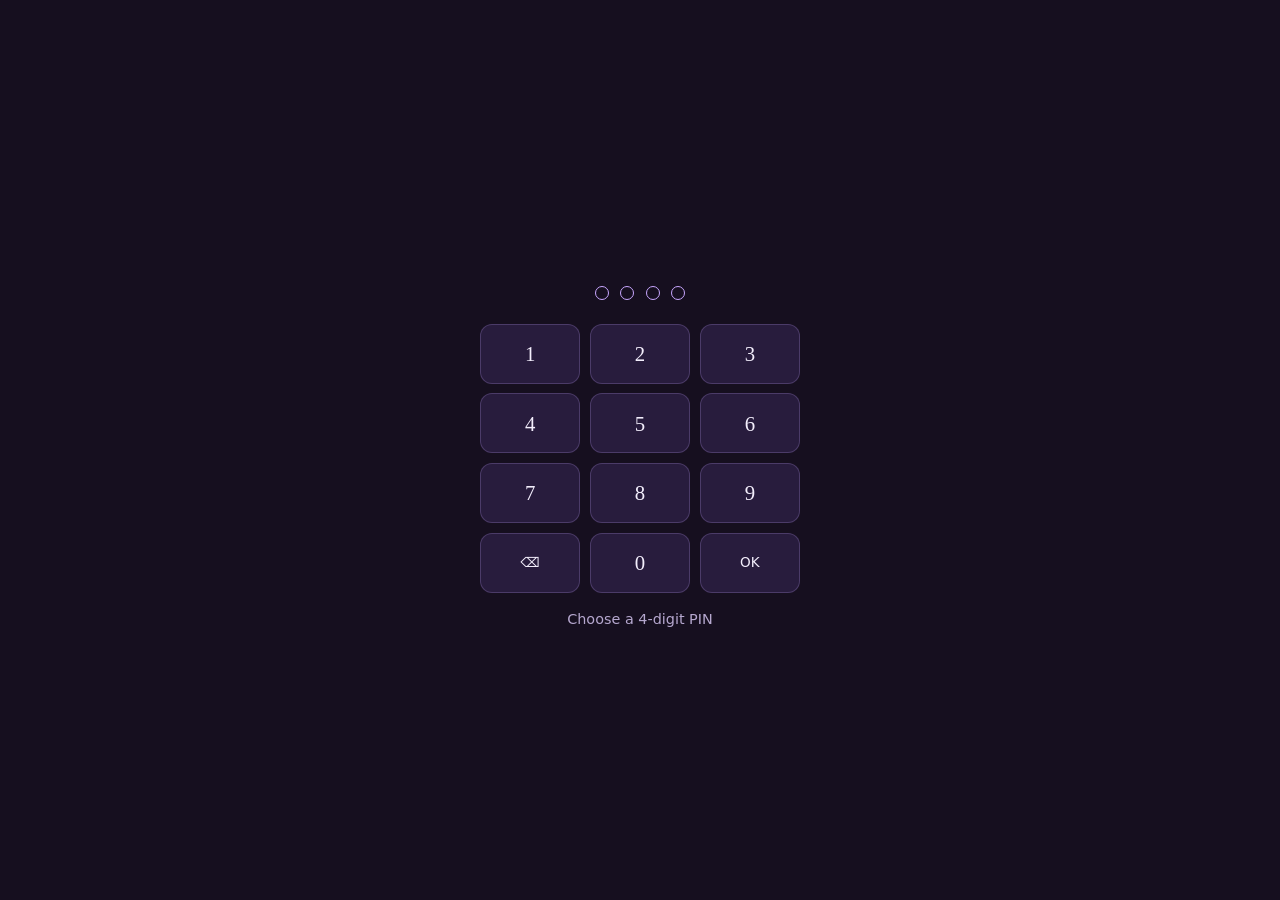
<file: index.html>
<!DOCTYPE html>
<html lang="en-AU" data-palette="dusk-plum" data-theme="dark">
<head>
  <meta charset="UTF-8">
  <meta name="viewport" content="width=device-width, initial-scale=1.0, viewport-fit=cover">
  <meta name="description" content="Notes.">
  <meta name="theme-color" content="#160f1f">
  <meta name="apple-mobile-web-app-capable" content="yes">
  <meta name="apple-mobile-web-app-status-bar-style" content="black-translucent">
  <meta name="apple-mobile-web-app-title" content="Notes">
  <title>Notes</title>
  <link rel="manifest" href="manifest.webmanifest">
  <link rel="icon" href="assets/icons/favicon.svg" type="image/svg+xml">
  <link rel="apple-touch-icon" href="assets/icons/apple-touch-icon.svg">
  <link rel="stylesheet" href="css/tokens.css">
  <link rel="stylesheet" href="css/base.css">
  <link rel="stylesheet" href="css/deck.css">
  <link rel="stylesheet" href="css/diary.css">
  <link rel="stylesheet" href="css/shop.css">
  <link rel="stylesheet" href="css/print.css">
  <style>
    .toast { position: fixed; left: 50%; bottom: calc(var(--safe-bottom) + 5.5rem); transform: translateX(-50%);
      background: var(--bg-elev); border: 1px solid var(--border); border-radius: 999px; padding: 0.6rem 1.1rem;
      box-shadow: var(--shadow); z-index: 50; opacity: 0; transition: opacity .3s var(--ease-calm); pointer-events: none; font-size: 0.9rem; max-width: 90vw; text-align: center; }
    .toast.show { opacity: 1; }
    .notify-banner { position: fixed; top: calc(var(--safe-top) + 0.5rem); left: 50%; transform: translateX(-50%);
      background: var(--bg-elev); border: 1px solid var(--accent); border-radius: var(--radius-sm); padding: 0.7rem 1rem;
      box-shadow: var(--shadow); z-index: 50; display: none; gap: 0.6rem; align-items: center; max-width: 32rem; }
    .notify-banner.show { display: flex; }
    .small { font-size: 0.8rem; }
    ul { padding-left: 1.2rem; } li { margin: 0.3rem 0; }
  </style>
</head>
<body>
  <div class="bg-glow" aria-hidden="true"></div>

  <!-- Stealth splash -->
  <div id="splash" class="active" aria-hidden="true">
    <div class="wordmark">NOTES</div>
  </div>

  <!-- Diary cover -->
  <div id="diary-cover">
    <div class="cover-frame" id="diaryCoverInner"></div>
  </div>

  <!-- PIN pad -->
  <div id="pin-pad">
    <div class="pin-pad-inner">
      <div class="pin-dots" id="pinDots"></div>
      <div class="pin-pad-grid" id="pinGrid"></div>
      <div class="pin-msg" id="pinMsg"></div>
    </div>
  </div>

  <!-- App header -->
  <header class="app-header" id="appHeader"></header>

  <!-- Screens -->
  <main>
    <section id="deck-screen" class="screen active">
      <div class="shell">
        <div id="deck">
          <div id="cardHolder"></div>
        </div>
        <div class="deck-controls" id="deckControls">
          <button type="button" onclick="Garden.app.restoreAll()">Bring them all back</button>
        </div>
      </div>
    </section>

    <section id="ledger-screen" class="screen">
      <div class="shell" id="ledgerList"></div>
    </section>

    <section id="saved-screen" class="screen">
      <div class="shell" id="savedList"></div>
    </section>

    <section id="browse-screen" class="screen">
      <div class="shell" id="browseList"></div>
    </section>

    <section id="shop-screen" class="screen">
      <div class="shell" id="shopList"></div>
    </section>

    <section id="about-screen" class="screen">
      <div class="shell" id="aboutList"></div>
    </section>

    <section id="settings-screen" class="screen">
      <div class="shell" id="settingsList"></div>
    </section>

    <section id="letter-screen" class="screen">
      <div class="shell" id="letterList"></div>
    </section>

    <section id="biff-screen" class="screen">
      <div class="shell" id="biffList"></div>
    </section>
  </main>

  <!-- Crisis footer (persistent, never dismissible) -->
  <div class="crisis-footer" id="crisisFooter"></div>

  <!-- Modal -->
  <div class="modal" id="modal" role="dialog" aria-modal="true">
    <div class="sheet" id="modalSheet"></div>
  </div>

  <!-- Content seeds (JS globals, plan §9.2) -->
  <script src="js/content/affirmations.js"></script>
  <script src="js/content/wisdom.js"></script>
  <script src="js/content/victory-presets.js"></script>
  <script src="js/content/recognise-moments.js"></script>
  <script src="js/content/biff-styles.js"></script>
  <script src="js/content/letter-structure.js"></script>
  <script src="js/content/resources.js"></script>
  <script src="js/content/about.js"></script>
  <script src="js/content/small-pleasures.js"></script>
  <script src="js/content/grounding-links.js"></script>
  <script src="js/content/catalogue.js"></script>

  <!-- Core modules (classic scripts, dependency order) -->
  <script src="js/db.js"></script>
  <script src="js/migrations.js"></script>
  <script src="js/crypto.js"></script>
  <script src="js/theme.js"></script>
  <script src="js/ai.js"></script>
  <script src="js/shop.js"></script>
  <script src="js/companions.js"></script>
  <script src="js/notify.js"></script>
  <script src="js/deck.js"></script>
  <script src="js/cards.js"></script>
  <script src="js/ledger.js"></script>
  <script src="js/breathe.js"></script>
  <script src="js/biff.js"></script>
  <script src="js/sw-register.js"></script>
  <script src="js/app.js"></script>
</body>
</html>
</file>
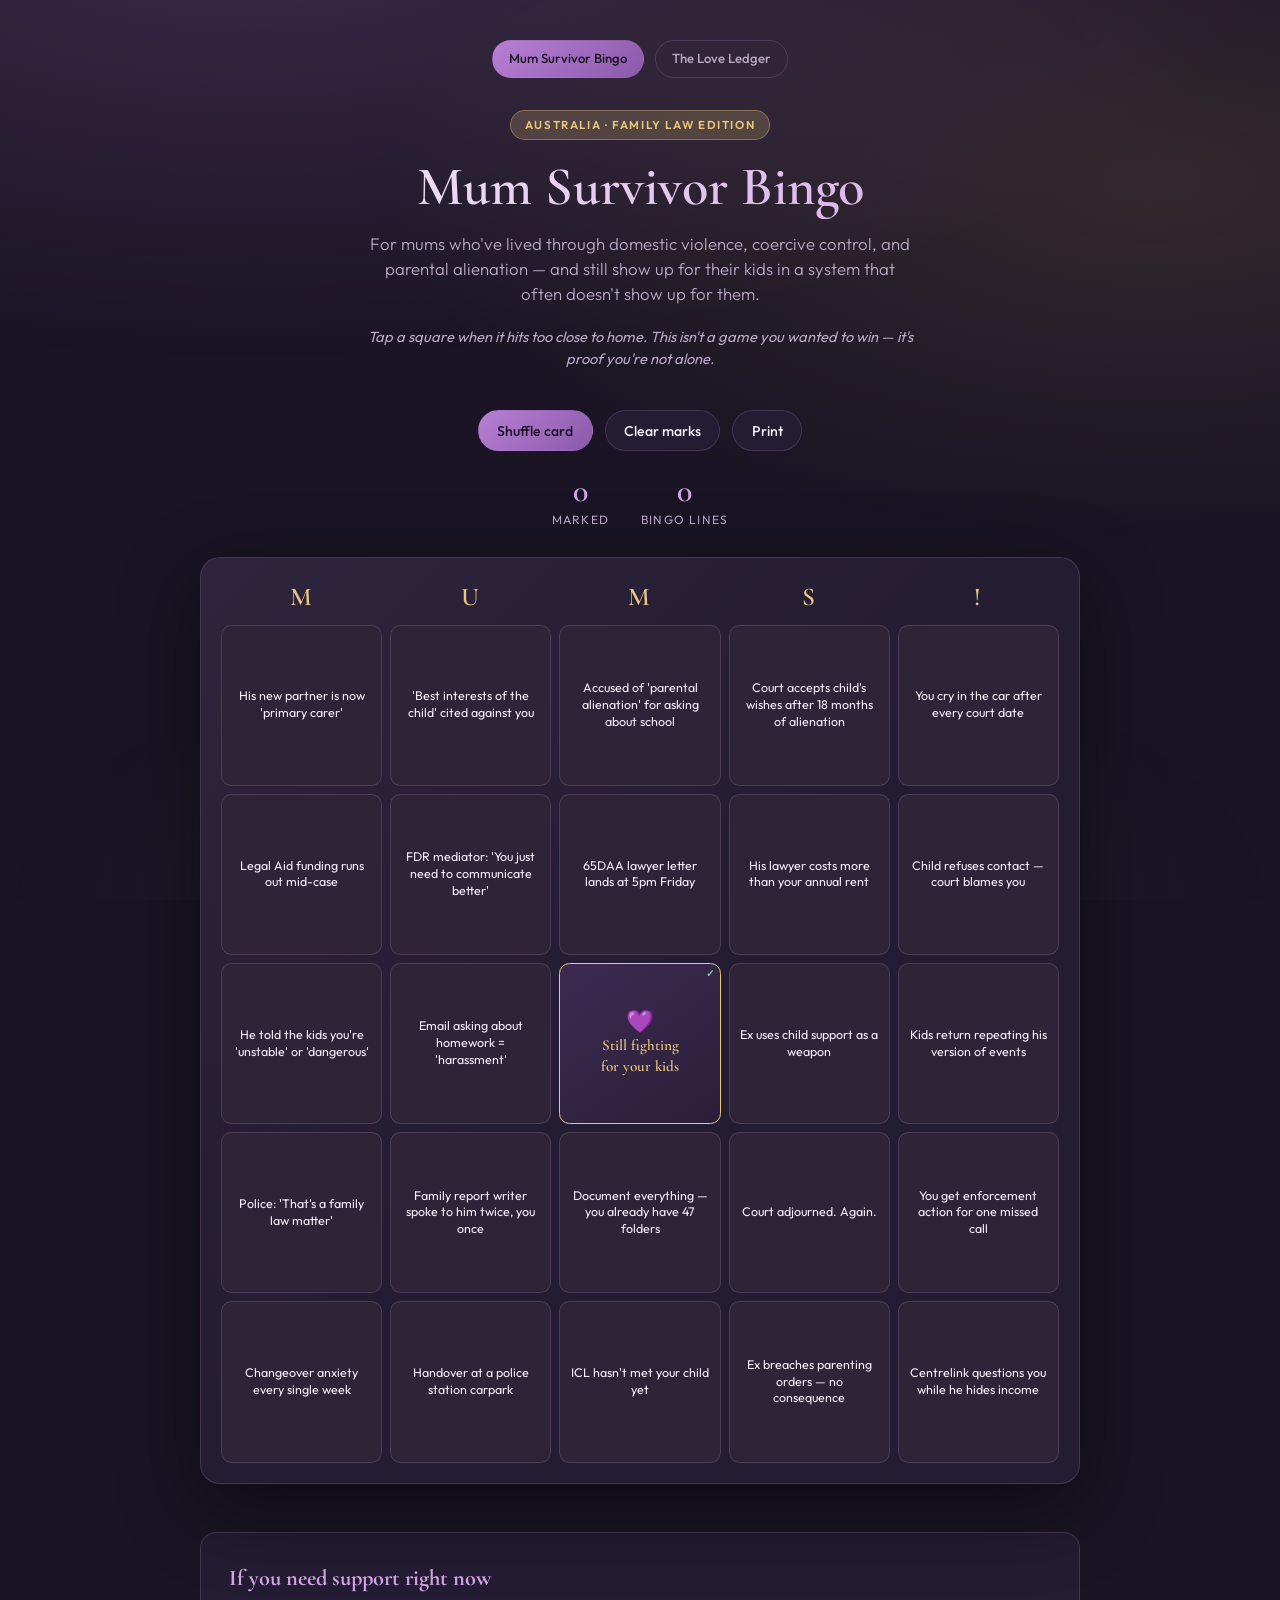
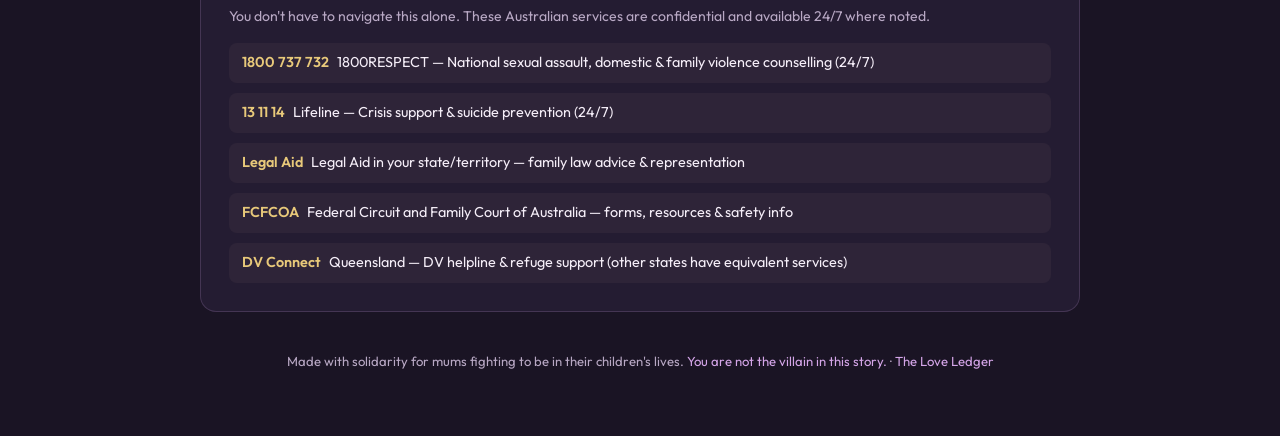
<file: bingo/index.html>
<!DOCTYPE html>
<html lang="en-AU">
<head>
  <meta charset="UTF-8">
  <meta name="viewport" content="width=device-width, initial-scale=1.0">
  <title>Mum Survivor Bingo — Parental Alienation & Family Court (AU)</title>
  <meta name="description" content="A solidarity bingo card for Australian mums navigating parental alienation, domestic violence, coercive control, and the family law system.">
  <link rel="preconnect" href="https://fonts.googleapis.com">
  <link rel="preconnect" href="https://fonts.gstatic.com" crossorigin>
  <link href="https://fonts.googleapis.com/css2?family=Cormorant+Garamond:ital,wght@0,500;0,600;1,500&family=Outfit:wght@300;400;500;600&display=swap" rel="stylesheet">
  <style>
    :root {
      --bg-deep: #1a1424;
      --bg-card: #241c32;
      --bg-cell: #2e2438;
      --bg-cell-marked: #4a2f5c;
      --accent: #d4a5e8;
      --accent-soft: #b87fd4;
      --accent-glow: rgba(212, 165, 232, 0.35);
      --gold: #e8c97a;
      --gold-soft: rgba(232, 201, 122, 0.2);
      --text: #f5eef8;
      --text-muted: #b8a8c4;
      --border: rgba(212, 165, 232, 0.18);
      --success: #7dd4a8;
      --shadow: 0 24px 80px rgba(0, 0, 0, 0.45);
    }

    * {
      box-sizing: border-box;
      margin: 0;
      padding: 0;
    }

    body {
      font-family: 'Outfit', system-ui, sans-serif;
      background: var(--bg-deep);
      color: var(--text);
      min-height: 100vh;
      line-height: 1.5;
      overflow-x: hidden;
    }

    .bg-glow {
      position: fixed;
      inset: 0;
      pointer-events: none;
      z-index: 0;
      background:
        radial-gradient(ellipse 80% 50% at 20% -10%, rgba(184, 127, 212, 0.22), transparent),
        radial-gradient(ellipse 60% 40% at 90% 20%, rgba(232, 201, 122, 0.12), transparent),
        radial-gradient(ellipse 50% 30% at 50% 100%, rgba(125, 212, 168, 0.08), transparent);
    }

    .container {
      position: relative;
      z-index: 1;
      max-width: 920px;
      margin: 0 auto;
      padding: 2.5rem 1.25rem 4rem;
    }

    .nav-cards {
      display: flex;
      justify-content: center;
      gap: 0.65rem;
      flex-wrap: wrap;
      margin-bottom: 2rem;
    }

    .nav-cards a {
      font-size: 0.82rem;
      font-weight: 500;
      text-decoration: none;
      padding: 0.5rem 1rem;
      border-radius: 999px;
      border: 1px solid var(--border);
      color: var(--text-muted);
      transition: all 0.2s ease;
    }

    .nav-cards a:hover {
      color: var(--text);
      border-color: var(--accent-soft);
    }

    .nav-cards a.active {
      background: linear-gradient(135deg, var(--accent-soft), #8b5aab);
      border-color: transparent;
      color: #1a1424;
    }

    header {
      text-align: center;
      margin-bottom: 2.5rem;
    }

    .badge {
      display: inline-block;
      font-size: 0.72rem;
      font-weight: 600;
      letter-spacing: 0.14em;
      text-transform: uppercase;
      color: var(--gold);
      background: var(--gold-soft);
      border: 1px solid rgba(232, 201, 122, 0.35);
      padding: 0.35rem 0.85rem;
      border-radius: 999px;
      margin-bottom: 1rem;
    }

    h1 {
      font-family: 'Cormorant Garamond', Georgia, serif;
      font-size: clamp(2.2rem, 6vw, 3.4rem);
      font-weight: 600;
      line-height: 1.15;
      margin-bottom: 0.75rem;
      background: linear-gradient(135deg, var(--text) 0%, var(--accent) 100%);
      -webkit-background-clip: text;
      -webkit-text-fill-color: transparent;
      background-clip: text;
    }

    .subtitle {
      font-size: 1.05rem;
      font-weight: 300;
      color: var(--text-muted);
      max-width: 34rem;
      margin: 0 auto 1.25rem;
    }

    .intro {
      font-size: 0.92rem;
      color: var(--text-muted);
      max-width: 36rem;
      margin: 0 auto;
      font-style: italic;
    }

    .controls {
      display: flex;
      flex-wrap: wrap;
      gap: 0.75rem;
      justify-content: center;
      margin: 2rem 0 1.5rem;
    }

    button {
      font-family: inherit;
      font-size: 0.88rem;
      font-weight: 500;
      cursor: pointer;
      border: 1px solid var(--border);
      background: var(--bg-card);
      color: var(--text);
      padding: 0.65rem 1.15rem;
      border-radius: 999px;
      transition: all 0.2s ease;
    }

    button:hover {
      border-color: var(--accent-soft);
      background: var(--bg-cell);
      transform: translateY(-1px);
    }

    button.primary {
      background: linear-gradient(135deg, var(--accent-soft), #8b5aab);
      border-color: transparent;
      color: #1a1424;
    }

    button.primary:hover {
      box-shadow: 0 8px 28px var(--accent-glow);
    }

    .stats {
      display: flex;
      justify-content: center;
      gap: 2rem;
      margin-bottom: 1.75rem;
      flex-wrap: wrap;
    }

    .stat {
      text-align: center;
    }

    .stat-value {
      font-family: 'Cormorant Garamond', serif;
      font-size: 2rem;
      font-weight: 600;
      color: var(--accent);
      line-height: 1;
    }

    .stat-label {
      font-size: 0.75rem;
      text-transform: uppercase;
      letter-spacing: 0.1em;
      color: var(--text-muted);
      margin-top: 0.25rem;
    }

    .bingo-card {
      background: var(--bg-card);
      border: 1px solid var(--border);
      border-radius: 1.25rem;
      padding: 1.25rem;
      box-shadow: var(--shadow);
      position: relative;
      overflow: hidden;
    }

    .bingo-card::before {
      content: '';
      position: absolute;
      inset: 0;
      background: linear-gradient(135deg, rgba(212, 165, 232, 0.06) 0%, transparent 50%);
      pointer-events: none;
    }

    .bingo-header {
      display: grid;
      grid-template-columns: repeat(5, 1fr);
      gap: 0.5rem;
      margin-bottom: 0.5rem;
    }

    .bingo-header span {
      text-align: center;
      font-family: 'Cormorant Garamond', serif;
      font-size: 1.6rem;
      font-weight: 600;
      color: var(--gold);
      letter-spacing: 0.05em;
    }

    .bingo-grid {
      display: grid;
      grid-template-columns: repeat(5, 1fr);
      gap: 0.5rem;
    }

    .cell {
      aspect-ratio: 1;
      min-height: 0;
      background: var(--bg-cell);
      border: 1px solid var(--border);
      border-radius: 0.65rem;
      padding: 0.55rem;
      font-size: clamp(0.62rem, 1.8vw, 0.78rem);
      font-weight: 400;
      line-height: 1.35;
      display: flex;
      align-items: center;
      justify-content: center;
      text-align: center;
      cursor: pointer;
      user-select: none;
      transition: all 0.2s ease;
      position: relative;
    }

    .cell:hover:not(.free) {
      border-color: var(--accent-soft);
      background: #362a42;
    }

    .cell.marked {
      background: var(--bg-cell-marked);
      border-color: var(--accent-soft);
      color: var(--text);
    }

    .cell.marked::after {
      content: '✓';
      position: absolute;
      top: 0.2rem;
      right: 0.35rem;
      font-size: 0.65rem;
      color: var(--success);
      font-weight: 600;
    }

    .cell.free {
      background: linear-gradient(145deg, #3d2a52, #2a1f38);
      border-color: var(--gold);
      cursor: default;
      font-family: 'Cormorant Garamond', serif;
      font-size: clamp(0.75rem, 2vw, 0.95rem);
      font-weight: 600;
      color: var(--gold);
      flex-direction: column;
      gap: 0.15rem;
    }

    .cell.free .heart {
      font-size: 1.4rem;
      line-height: 1;
    }

    .cell.bingo-line {
      animation: pulse 1.2s ease infinite;
      box-shadow: 0 0 20px var(--accent-glow);
    }

    @keyframes pulse {
      0%, 100% { box-shadow: 0 0 12px var(--accent-glow); }
      50% { box-shadow: 0 0 28px var(--accent-glow); }
    }

    .win-banner {
      display: none;
      text-align: center;
      margin-top: 1.5rem;
      padding: 1.25rem;
      background: linear-gradient(135deg, rgba(125, 212, 168, 0.15), rgba(212, 165, 232, 0.15));
      border: 1px solid rgba(125, 212, 168, 0.4);
      border-radius: 1rem;
      animation: fadeIn 0.5s ease;
    }

    .win-banner.visible {
      display: block;
    }

    .win-banner h2 {
      font-family: 'Cormorant Garamond', serif;
      font-size: 1.6rem;
      color: var(--success);
      margin-bottom: 0.35rem;
    }

    .win-banner p {
      font-size: 0.92rem;
      color: var(--text-muted);
    }

    @keyframes fadeIn {
      from { opacity: 0; transform: translateY(8px); }
      to { opacity: 1; transform: translateY(0); }
    }

    .resources {
      margin-top: 3rem;
      padding: 1.75rem;
      background: var(--bg-card);
      border: 1px solid var(--border);
      border-radius: 1rem;
    }

    .resources h2 {
      font-family: 'Cormorant Garamond', serif;
      font-size: 1.4rem;
      margin-bottom: 0.75rem;
      color: var(--accent);
    }

    .resources p {
      font-size: 0.88rem;
      color: var(--text-muted);
      margin-bottom: 1rem;
    }

    .resource-list {
      list-style: none;
      display: grid;
      gap: 0.65rem;
    }

    .resource-list a {
      color: var(--text);
      text-decoration: none;
      font-size: 0.9rem;
      display: flex;
      align-items: baseline;
      gap: 0.5rem;
      padding: 0.5rem 0.75rem;
      border-radius: 0.5rem;
      background: var(--bg-cell);
      border: 1px solid transparent;
      transition: border-color 0.2s;
    }

    .resource-list a:hover {
      border-color: var(--accent-soft);
    }

    .resource-list .num {
      font-weight: 600;
      color: var(--gold);
      white-space: nowrap;
    }

    footer {
      text-align: center;
      margin-top: 2.5rem;
      font-size: 0.82rem;
      color: var(--text-muted);
    }

    footer em {
      color: var(--accent);
      font-style: normal;
    }

    footer a {
      color: var(--accent);
      text-decoration: none;
    }

    footer a:hover {
      text-decoration: underline;
    }

    @media (max-width: 600px) {
      .container {
        padding: 1.5rem 0.75rem 3rem;
      }

      .bingo-card {
        padding: 0.75rem;
      }

      .cell {
        padding: 0.35rem;
        font-size: 0.58rem;
      }

      .bingo-header span {
        font-size: 1.2rem;
      }
    }

    @media print {
      body {
        background: white;
        color: black;
      }

      .bg-glow, .controls, .stats, .resources, footer, .win-banner, .nav-cards {
        display: none !important;
      }

      .bingo-card {
        box-shadow: none;
        border: 2px solid #333;
      }

      .cell {
        border: 1px solid #999;
        background: white;
        color: black;
      }

      .cell.marked::after {
        color: #333;
      }
    }
  </style>
</head>
<body>
  <div class="bg-glow" aria-hidden="true"></div>

  <div class="container">
    <nav class="nav-cards" aria-label="Bingo cards">
      <a href="index.html" class="active">Mum Survivor Bingo</a>
      <a href="love-ledger.html">The Love Ledger</a>
    </nav>

    <header>
      <div class="badge">Australia · Family Law Edition</div>
      <h1>Mum Survivor Bingo</h1>
      <p class="subtitle">
        For mums who've lived through domestic violence, coercive control, and parental alienation — and still show up for their kids in a system that often doesn't show up for them.
      </p>
      <p class="intro">
        Tap a square when it hits too close to home. This isn't a game you wanted to win — it's proof you're not alone.
      </p>
    </header>

    <div class="controls">
      <button type="button" class="primary" id="shuffleBtn">Shuffle card</button>
      <button type="button" id="clearBtn">Clear marks</button>
      <button type="button" id="printBtn">Print</button>
    </div>

    <div class="stats">
      <div class="stat">
        <div class="stat-value" id="markedCount">0</div>
        <div class="stat-label">Marked</div>
      </div>
      <div class="stat">
        <div class="stat-value" id="bingoCount">0</div>
        <div class="stat-label">Bingo lines</div>
      </div>
    </div>

    <div class="bingo-card">
      <div class="bingo-header" aria-hidden="true">
        <span>M</span><span>U</span><span>M</span><span>S</span><span>!</span>
      </div>
      <div class="bingo-grid" id="bingoGrid" role="grid" aria-label="Mum Survivor Bingo card"></div>
    </div>

    <div class="win-banner" id="winBanner" role="status">
      <h2>Bingo.</h2>
      <p>You've collected a full row of experiences no one should have to endure. You're seen. You're not crazy. And you're still here.</p>
    </div>

    <section class="resources">
      <h2>If you need support right now</h2>
      <p>You don't have to navigate this alone. These Australian services are confidential and available 24/7 where noted.</p>
      <ul class="resource-list">
        <li>
          <a href="tel:1800737732">
            <span class="num">1800 737 732</span>
            <span>1800RESPECT — National sexual assault, domestic &amp; family violence counselling (24/7)</span>
          </a>
        </li>
        <li>
          <a href="tel:131114">
            <span class="num">13 11 14</span>
            <span>Lifeline — Crisis support &amp; suicide prevention (24/7)</span>
          </a>
        </li>
        <li>
          <a href="https://www.legalaid.vic.gov.au/" target="_blank" rel="noopener">
            <span class="num">Legal Aid</span>
            <span>Legal Aid in your state/territory — family law advice &amp; representation</span>
          </a>
        </li>
        <li>
          <a href="https://www.fcfcoa.gov.au/" target="_blank" rel="noopener">
            <span class="num">FCFCOA</span>
            <span>Federal Circuit and Family Court of Australia — forms, resources &amp; safety info</span>
          </a>
        </li>
        <li>
          <a href="https://www.dvconnect.org/" target="_blank" rel="noopener">
            <span class="num">DV Connect</span>
            <span>Queensland — DV helpline &amp; refuge support (other states have equivalent services)</span>
          </a>
        </li>
      </ul>
    </section>

    <footer>
      Made with solidarity for mums fighting to be in their children's lives. <em>You are not the villain in this story.</em> · <a href="love-ledger.html">The Love Ledger</a>
    </footer>
  </div>

  <script>
    const SQUARES = [
      "Family report says dad is 'protective' despite your AVO",
      "ICL hasn't met your child yet",
      "Accused of 'parental alienation' for asking about school",
      "Kids parrot dad's phrases word-for-word",
      "Handover at a police station carpark",
      "Court adjourned. Again.",
      "Ex breaches parenting orders — no consequence",
      "You get enforcement action for one missed call",
      "FDR mediator: 'You just need to communicate better'",
      "Supervised visits — that you pay for",
      "Child refuses contact — court blames you",
      "His lawyer costs more than your annual rent",
      "Legal Aid funding runs out mid-case",
      "School calls dad first despite your orders",
      "Ex posts 'happy family' pics while you haven't seen the kids in months",
      "Police: 'That's a family law matter'",
      "65DAA lawyer letter lands at 5pm Friday",
      "Psychologist report funded entirely by his side",
      "Gatekeeping label for setting basic boundaries",
      "He told the kids you're 'unstable' or 'dangerous'",
      "Medical info withheld — 'privacy'",
      "'Best interests of the child' cited against you",
      "Email asking about homework = 'harassment'",
      "Changeover anxiety every single week",
      "Document everything — you already have 47 folders",
      "Kids return repeating his version of events",
      "Centrelink questions you while he hides income",
      "His new partner is now 'primary carer'",
      "Court accepts child's wishes after 18 months of alienation",
      "Safe Steps / DV helpline becomes your second home",
      "Ex uses child support as a weapon",
      "Family report writer spoke to him twice, you once",
      "You cry in the car after every court date",
      "Support group nod — they all know that look",
      "Mention coercive control — blank stares in the courtroom"
    ];

    const FREE_SPACE = { text: "Still fighting\nfor your kids", isFree: true };

    let currentSquares = [];
    let marked = new Set();

    function shuffle(arr) {
      const a = [...arr];
      for (let i = a.length - 1; i > 0; i--) {
        const j = Math.floor(Math.random() * (i + 1));
        [a[i], a[j]] = [a[j], a[i]];
      }
      return a;
    }

    function generateCard() {
      const picked = shuffle(SQUARES).slice(0, 24);
      currentSquares = [];
      let idx = 0;
      for (let i = 0; i < 25; i++) {
        if (i === 12) {
          currentSquares.push(FREE_SPACE);
        } else {
          currentSquares.push({ text: picked[idx++], isFree: false });
        }
      }
      marked = new Set([12]);
      render();
    }

    function render() {
      const grid = document.getElementById('bingoGrid');
      grid.innerHTML = '';

      currentSquares.forEach((sq, i) => {
        const cell = document.createElement('button');
        cell.type = 'button';
        cell.className = 'cell' + (sq.isFree ? ' free' : '') + (marked.has(i) ? ' marked' : '');
        cell.setAttribute('role', 'gridcell');
        cell.dataset.index = i;

        if (sq.isFree) {
          cell.innerHTML = '<span class="heart">💜</span><span>' + sq.text.replace('\n', '<br>') + '</span>';
          cell.setAttribute('aria-label', 'Free space: Still fighting for your kids');
        } else {
          cell.textContent = sq.text;
          cell.addEventListener('click', () => toggleMark(i));
        }

        grid.appendChild(cell);
      });

      updateStats();
      checkBingo();
    }

    function toggleMark(i) {
      if (currentSquares[i].isFree) return;
      if (marked.has(i)) {
        marked.delete(i);
      } else {
        marked.add(i);
      }
      render();
    }

    function getLines() {
      const lines = [];
      for (let r = 0; r < 5; r++) {
        lines.push([0, 1, 2, 3, 4].map(c => r * 5 + c));
      }
      for (let c = 0; c < 5; c++) {
        lines.push([0, 1, 2, 3, 4].map(r => r * 5 + c));
      }
      lines.push([0, 6, 12, 18, 24]);
      lines.push([4, 8, 12, 16, 20]);
      return lines;
    }

    function checkBingo() {
      const lines = getLines();
      const cells = document.querySelectorAll('.cell');
      cells.forEach(c => c.classList.remove('bingo-line'));

      let bingoLines = 0;
      lines.forEach(line => {
        if (line.every(i => marked.has(i))) {
          bingoLines++;
          line.forEach(i => cells[i]?.classList.add('bingo-line'));
        }
      });

      document.getElementById('bingoCount').textContent = bingoLines;
      document.getElementById('winBanner').classList.toggle('visible', bingoLines > 0);
    }

    function updateStats() {
      const count = [...marked].filter(i => !currentSquares[i]?.isFree).length;
      document.getElementById('markedCount').textContent = count;
    }

    document.getElementById('shuffleBtn').addEventListener('click', generateCard);
    document.getElementById('clearBtn').addEventListener('click', () => {
      marked = new Set([12]);
      render();
    });
    document.getElementById('printBtn').addEventListener('click', () => window.print());

    generateCard();
  </script>
</body>
</html>
</file>
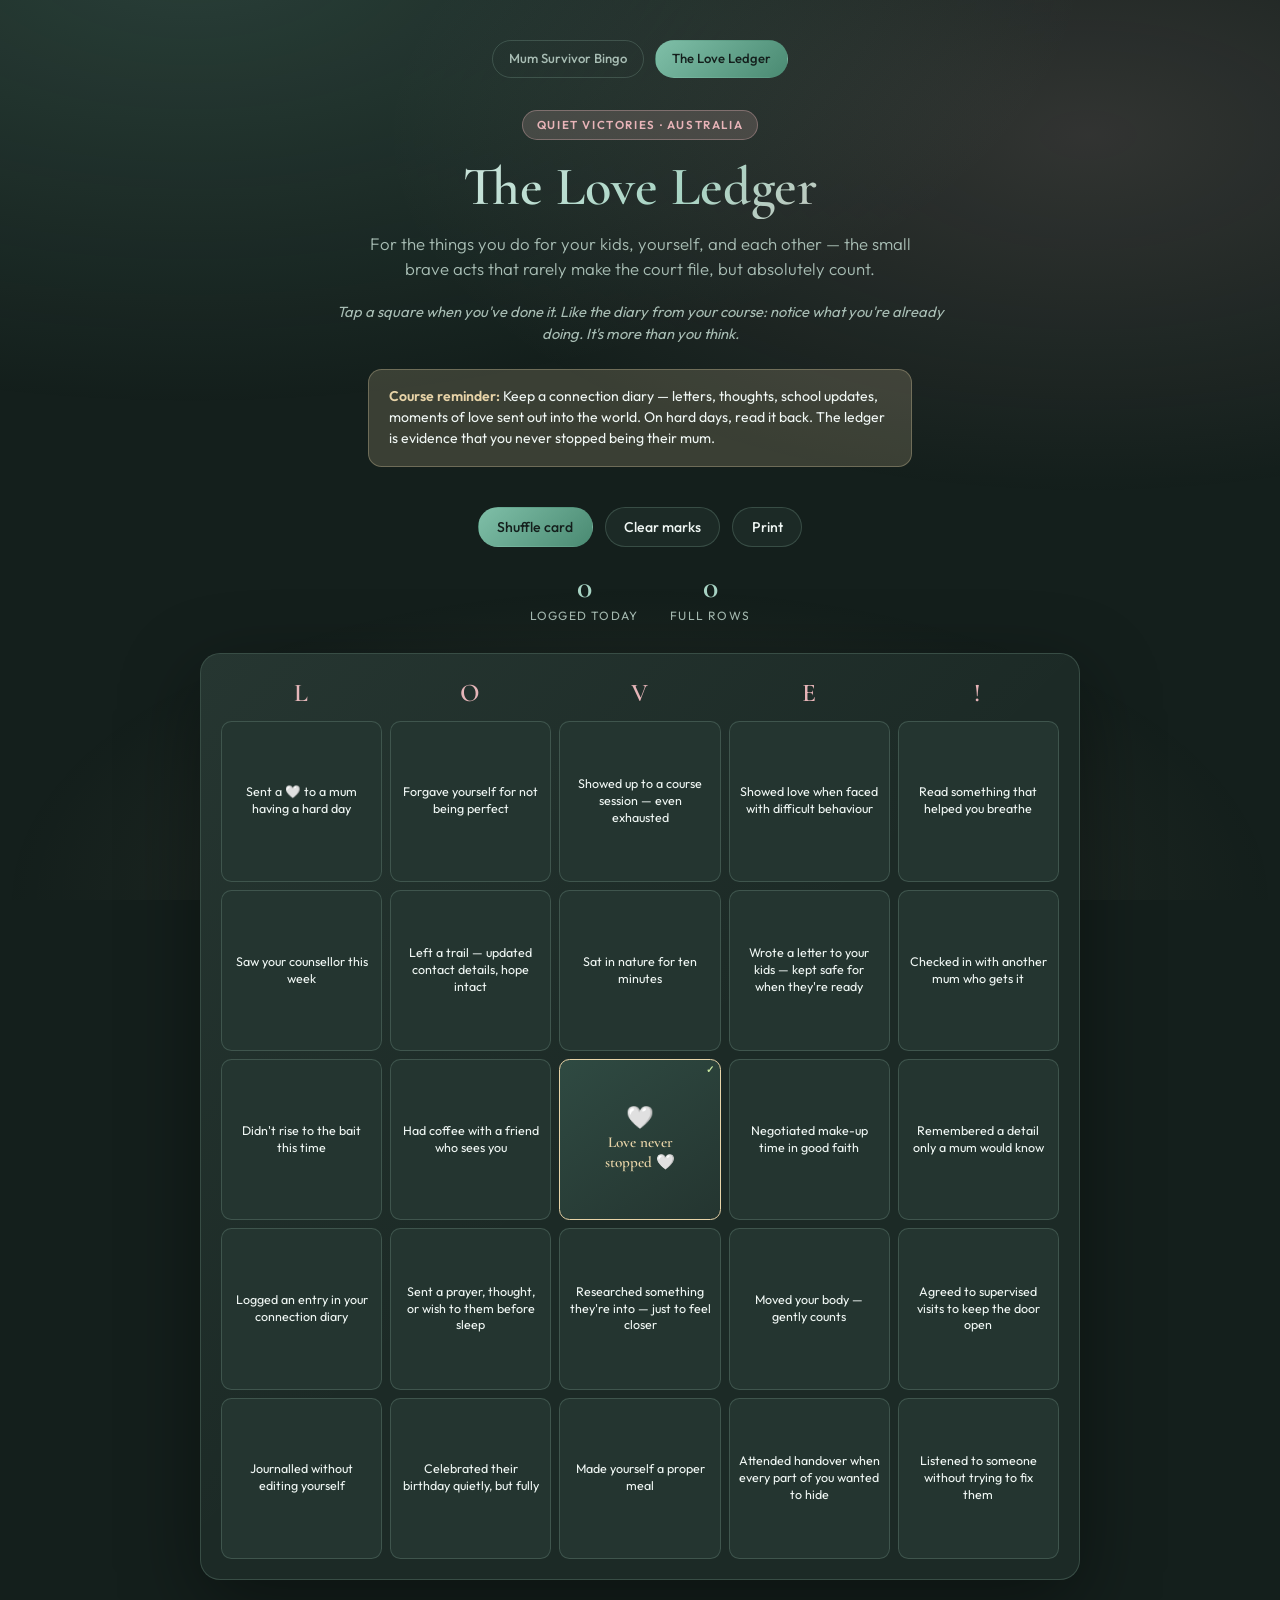
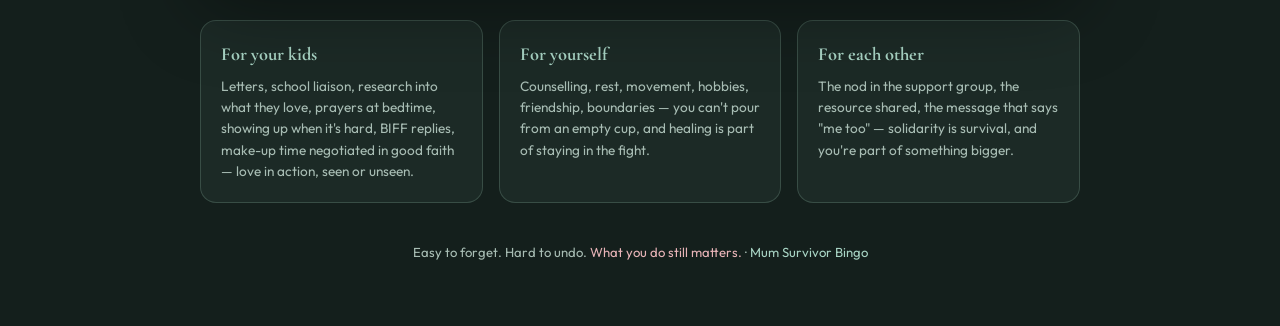
<file: bingo/love-ledger.html>
<!DOCTYPE html>
<html lang="en-AU">
<head>
  <meta charset="UTF-8">
  <meta name="viewport" content="width=device-width, initial-scale=1.0">
  <title>The Love Ledger — Quiet Victories Bingo (AU)</title>
  <meta name="description" content="A bingo card for the quiet, unseen things Australian mums do for their kids, themselves, and each other — even when no one applauds.">
  <link rel="preconnect" href="https://fonts.googleapis.com">
  <link rel="preconnect" href="https://fonts.gstatic.com" crossorigin>
  <link href="https://fonts.googleapis.com/css2?family=Cormorant+Garamond:ital,wght@0,500;0,600;1,500&family=Outfit:wght@300;400;500;600&display=swap" rel="stylesheet">
  <style>
    :root {
      --bg-deep: #141f1c;
      --bg-card: #1c2a26;
      --bg-cell: #243530;
      --bg-cell-marked: #2f4a42;
      --accent: #a8d4c4;
      --accent-soft: #7fbfa8;
      --accent-glow: rgba(168, 212, 196, 0.35);
      --rose: #e8b4b8;
      --rose-soft: rgba(232, 180, 184, 0.18);
      --gold: #e8d4a8;
      --gold-soft: rgba(232, 212, 168, 0.18);
      --text: #f0f7f4;
      --text-muted: #a8bdb4;
      --border: rgba(168, 212, 196, 0.2);
      --success: #c8e6a0;
      --shadow: 0 24px 80px rgba(0, 0, 0, 0.4);
    }

    * {
      box-sizing: border-box;
      margin: 0;
      padding: 0;
    }

    body {
      font-family: 'Outfit', system-ui, sans-serif;
      background: var(--bg-deep);
      color: var(--text);
      min-height: 100vh;
      line-height: 1.5;
      overflow-x: hidden;
    }

    .bg-glow {
      position: fixed;
      inset: 0;
      pointer-events: none;
      z-index: 0;
      background:
        radial-gradient(ellipse 70% 50% at 15% -5%, rgba(127, 191, 168, 0.2), transparent),
        radial-gradient(ellipse 55% 40% at 85% 15%, rgba(232, 180, 184, 0.14), transparent),
        radial-gradient(ellipse 50% 35% at 50% 100%, rgba(232, 212, 168, 0.1), transparent);
    }

    .container {
      position: relative;
      z-index: 1;
      max-width: 920px;
      margin: 0 auto;
      padding: 2.5rem 1.25rem 4rem;
    }

    .nav-cards {
      display: flex;
      justify-content: center;
      gap: 0.65rem;
      flex-wrap: wrap;
      margin-bottom: 2rem;
    }

    .nav-cards a {
      font-size: 0.82rem;
      font-weight: 500;
      text-decoration: none;
      padding: 0.5rem 1rem;
      border-radius: 999px;
      border: 1px solid var(--border);
      color: var(--text-muted);
      transition: all 0.2s ease;
    }

    .nav-cards a:hover {
      color: var(--text);
      border-color: var(--accent-soft);
    }

    .nav-cards a.active {
      background: linear-gradient(135deg, var(--accent-soft), #4a8a72);
      border-color: transparent;
      color: #141f1c;
    }

    header {
      text-align: center;
      margin-bottom: 2.5rem;
    }

    .badge {
      display: inline-block;
      font-size: 0.72rem;
      font-weight: 600;
      letter-spacing: 0.14em;
      text-transform: uppercase;
      color: var(--rose);
      background: var(--rose-soft);
      border: 1px solid rgba(232, 180, 184, 0.35);
      padding: 0.35rem 0.85rem;
      border-radius: 999px;
      margin-bottom: 1rem;
    }

    h1 {
      font-family: 'Cormorant Garamond', Georgia, serif;
      font-size: clamp(2.2rem, 6vw, 3.4rem);
      font-weight: 600;
      line-height: 1.15;
      margin-bottom: 0.75rem;
      background: linear-gradient(135deg, var(--text) 0%, var(--accent) 55%, var(--rose) 100%);
      -webkit-background-clip: text;
      -webkit-text-fill-color: transparent;
      background-clip: text;
    }

    .subtitle {
      font-size: 1.05rem;
      font-weight: 300;
      color: var(--text-muted);
      max-width: 36rem;
      margin: 0 auto 1.25rem;
    }

    .intro {
      font-size: 0.92rem;
      color: var(--text-muted);
      max-width: 38rem;
      margin: 0 auto;
      font-style: italic;
    }

    .diary-note {
      margin: 1.5rem auto 0;
      max-width: 34rem;
      padding: 1rem 1.25rem;
      background: var(--gold-soft);
      border: 1px solid rgba(232, 212, 168, 0.3);
      border-radius: 0.85rem;
      font-size: 0.88rem;
      color: var(--text);
      text-align: left;
    }

    .diary-note strong {
      color: var(--gold);
      font-weight: 600;
    }

    .controls {
      display: flex;
      flex-wrap: wrap;
      gap: 0.75rem;
      justify-content: center;
      margin: 2rem 0 1.5rem;
    }

    button {
      font-family: inherit;
      font-size: 0.88rem;
      font-weight: 500;
      cursor: pointer;
      border: 1px solid var(--border);
      background: var(--bg-card);
      color: var(--text);
      padding: 0.65rem 1.15rem;
      border-radius: 999px;
      transition: all 0.2s ease;
    }

    button:hover {
      border-color: var(--accent-soft);
      background: var(--bg-cell);
      transform: translateY(-1px);
    }

    button.primary {
      background: linear-gradient(135deg, var(--accent-soft), #4a8a72);
      border-color: transparent;
      color: #141f1c;
    }

    button.primary:hover {
      box-shadow: 0 8px 28px var(--accent-glow);
    }

    .stats {
      display: flex;
      justify-content: center;
      gap: 2rem;
      margin-bottom: 1.75rem;
      flex-wrap: wrap;
    }

    .stat {
      text-align: center;
    }

    .stat-value {
      font-family: 'Cormorant Garamond', serif;
      font-size: 2rem;
      font-weight: 600;
      color: var(--accent);
      line-height: 1;
    }

    .stat-label {
      font-size: 0.75rem;
      text-transform: uppercase;
      letter-spacing: 0.1em;
      color: var(--text-muted);
      margin-top: 0.25rem;
    }

    .bingo-card {
      background: var(--bg-card);
      border: 1px solid var(--border);
      border-radius: 1.25rem;
      padding: 1.25rem;
      box-shadow: var(--shadow);
      position: relative;
      overflow: hidden;
    }

    .bingo-card::before {
      content: '';
      position: absolute;
      inset: 0;
      background: linear-gradient(135deg, rgba(168, 212, 196, 0.07) 0%, transparent 50%);
      pointer-events: none;
    }

    .bingo-header {
      display: grid;
      grid-template-columns: repeat(5, 1fr);
      gap: 0.5rem;
      margin-bottom: 0.5rem;
    }

    .bingo-header span {
      text-align: center;
      font-family: 'Cormorant Garamond', serif;
      font-size: 1.6rem;
      font-weight: 600;
      color: var(--rose);
      letter-spacing: 0.05em;
    }

    .bingo-grid {
      display: grid;
      grid-template-columns: repeat(5, 1fr);
      gap: 0.5rem;
    }

    .cell {
      aspect-ratio: 1;
      min-height: 0;
      background: var(--bg-cell);
      border: 1px solid var(--border);
      border-radius: 0.65rem;
      padding: 0.55rem;
      font-size: clamp(0.62rem, 1.8vw, 0.78rem);
      font-weight: 400;
      line-height: 1.35;
      display: flex;
      align-items: center;
      justify-content: center;
      text-align: center;
      cursor: pointer;
      user-select: none;
      transition: all 0.2s ease;
      position: relative;
    }

    .cell:hover:not(.free) {
      border-color: var(--accent-soft);
      background: #2d4038;
    }

    .cell.marked {
      background: var(--bg-cell-marked);
      border-color: var(--accent-soft);
      color: var(--text);
    }

    .cell.marked::after {
      content: '✓';
      position: absolute;
      top: 0.2rem;
      right: 0.35rem;
      font-size: 0.65rem;
      color: var(--success);
      font-weight: 600;
    }

    .cell.free {
      background: linear-gradient(145deg, #2f4a42, #243530);
      border-color: var(--gold);
      cursor: default;
      font-family: 'Cormorant Garamond', serif;
      font-size: clamp(0.75rem, 2vw, 0.95rem);
      font-weight: 600;
      color: var(--gold);
      flex-direction: column;
      gap: 0.15rem;
    }

    .cell.free .heart {
      font-size: 1.4rem;
      line-height: 1;
    }

    .cell.bingo-line {
      animation: pulse 1.2s ease infinite;
      box-shadow: 0 0 20px var(--accent-glow);
    }

    @keyframes pulse {
      0%, 100% { box-shadow: 0 0 12px var(--accent-glow); }
      50% { box-shadow: 0 0 28px var(--accent-glow); }
    }

    .win-banner {
      display: none;
      text-align: center;
      margin-top: 1.5rem;
      padding: 1.25rem;
      background: linear-gradient(135deg, rgba(168, 212, 196, 0.15), rgba(232, 180, 184, 0.12));
      border: 1px solid rgba(168, 212, 196, 0.4);
      border-radius: 1rem;
      animation: fadeIn 0.5s ease;
    }

    .win-banner.visible {
      display: block;
    }

    .win-banner h2 {
      font-family: 'Cormorant Garamond', serif;
      font-size: 1.6rem;
      color: var(--success);
      margin-bottom: 0.35rem;
    }

    .win-banner p {
      font-size: 0.92rem;
      color: var(--text-muted);
    }

    @keyframes fadeIn {
      from { opacity: 0; transform: translateY(8px); }
      to { opacity: 1; transform: translateY(0); }
    }

    .categories {
      margin-top: 2.5rem;
      display: grid;
      gap: 1rem;
      grid-template-columns: repeat(auto-fit, minmax(240px, 1fr));
    }

    .category {
      padding: 1.25rem;
      background: var(--bg-card);
      border: 1px solid var(--border);
      border-radius: 1rem;
    }

    .category h3 {
      font-family: 'Cormorant Garamond', serif;
      font-size: 1.15rem;
      margin-bottom: 0.5rem;
      color: var(--accent);
    }

    .category p {
      font-size: 0.85rem;
      color: var(--text-muted);
      line-height: 1.55;
    }

    footer {
      text-align: center;
      margin-top: 2.5rem;
      font-size: 0.82rem;
      color: var(--text-muted);
    }

    footer em {
      color: var(--rose);
      font-style: normal;
    }

    footer a {
      color: var(--accent);
      text-decoration: none;
    }

    footer a:hover {
      text-decoration: underline;
    }

    @media (max-width: 600px) {
      .container {
        padding: 1.5rem 0.75rem 3rem;
      }

      .bingo-card {
        padding: 0.75rem;
      }

      .cell {
        padding: 0.35rem;
        font-size: 0.58rem;
      }

      .bingo-header span {
        font-size: 1.2rem;
      }
    }

    @media print {
      body {
        background: white;
        color: black;
      }

      .bg-glow, .controls, .stats, .categories, footer, .win-banner, .nav-cards, .diary-note {
        display: none !important;
      }

      .bingo-card {
        box-shadow: none;
        border: 2px solid #333;
      }

      .cell {
        border: 1px solid #999;
        background: white;
        color: black;
      }

      .cell.marked::after {
        color: #333;
      }
    }
  </style>
</head>
<body>
  <div class="bg-glow" aria-hidden="true"></div>

  <div class="container">
    <nav class="nav-cards" aria-label="Bingo cards">
      <a href="index.html">Mum Survivor Bingo</a>
      <a href="love-ledger.html" class="active">The Love Ledger</a>
    </nav>

    <header>
      <div class="badge">Quiet victories · Australia</div>
      <h1>The Love Ledger</h1>
      <p class="subtitle">
        For the things you do for your kids, yourself, and each other — the small brave acts that rarely make the court file, but absolutely count.
      </p>
      <p class="intro">
        Tap a square when you've done it. Like the diary from your course: notice what you're already doing. It's more than you think.
      </p>
      <div class="diary-note">
        <strong>Course reminder:</strong> Keep a connection diary — letters, thoughts, school updates, moments of love sent out into the world. On hard days, read it back. The ledger is evidence that you never stopped being their mum.
      </div>
    </header>

    <div class="controls">
      <button type="button" class="primary" id="shuffleBtn">Shuffle card</button>
      <button type="button" id="clearBtn">Clear marks</button>
      <button type="button" id="printBtn">Print</button>
    </div>

    <div class="stats">
      <div class="stat">
        <div class="stat-value" id="markedCount">0</div>
        <div class="stat-label">Logged today</div>
      </div>
      <div class="stat">
        <div class="stat-value" id="bingoCount">0</div>
        <div class="stat-label">Full rows</div>
      </div>
    </div>

    <div class="bingo-card">
      <div class="bingo-header" aria-hidden="true">
        <span>L</span><span>O</span><span>V</span><span>E</span><span>!</span>
      </div>
      <div class="bingo-grid" id="bingoGrid" role="grid" aria-label="The Love Ledger bingo card"></div>
    </div>

    <div class="win-banner" id="winBanner" role="status">
      <h2>Look at that row.</h2>
      <p>None of this was wasted. You showed up — for them, for you, for another mum. Write it in your diary tonight. You earned this.</p>
    </div>

    <section class="categories" aria-label="What counts">
      <div class="category">
        <h3>For your kids</h3>
        <p>Letters, school liaison, research into what they love, prayers at bedtime, showing up when it's hard, BIFF replies, make-up time negotiated in good faith — love in action, seen or unseen.</p>
      </div>
      <div class="category">
        <h3>For yourself</h3>
        <p>Counselling, rest, movement, hobbies, friendship, boundaries — you can't pour from an empty cup, and healing is part of staying in the fight.</p>
      </div>
      <div class="category">
        <h3>For each other</h3>
        <p>The nod in the support group, the resource shared, the message that says "me too" — solidarity is survival, and you're part of something bigger.</p>
      </div>
    </section>

    <footer>
      Easy to forget. Hard to undo. <em>What you do still matters.</em> · <a href="index.html">Mum Survivor Bingo</a>
    </footer>
  </div>

  <script>
    const SQUARES = [
      "Wrote a letter to your kids — kept safe for when they're ready",
      "Logged an entry in your connection diary",
      "Liaised with school about something that matters",
      "Spoke with a counsellor about your child's wellbeing",
      "Created social media your kids might find you on someday",
      "Researched something they're into — just to feel closer",
      "Sent a prayer, thought, or wish to them before sleep",
      "Responded to a hostile email in BIFF style",
      "Negotiated make-up time in good faith",
      "Agreed to supervised visits to keep the door open",
      "Showed love when faced with difficult behaviour",
      "Turned up to an event even when you were shamed",
      "Corrected a professional's false narrative — calmly, in writing",
      "Didn't rise to the bait this time",
      "Saved a birthday message they'll read one day",
      "Attended handover when every part of you wanted to hide",
      "Asked the ICL something constructive about your child",
      "Left a trail — updated contact details, hope intact",
      "Remembered a detail only a mum would know",
      "Celebrated their birthday quietly, but fully",
      "Recorded a voice message for the future",
      "Maintained boundaries without abandoning connection",
      "Checked in with another mum who gets it",
      "Shared a tip or resource in the group",
      "Listened to someone without trying to fix them",
      "Sent a 🤍 to a mum having a hard day",
      "Showed up to a course session — even exhausted",
      "Saw your counsellor this week",
      "Had coffee with a friend who sees you",
      "Went for a walk when grief hit hard",
      "Started a hobby that's just for you",
      "Slept when your body needed it — guilt-free",
      "Let yourself laugh today",
      "Journalled without editing yourself",
      "Said no to something that drained you",
      "Cried, then got back up",
      "Read something that helped you breathe",
      "Moved your body — gently counts",
      "Made yourself a proper meal",
      "Sat in nature for ten minutes",
      "Named one thing you're proud of today",
      "Forgave yourself for not being perfect"
    ];

    const FREE_SPACE = { text: "Love never\nstopped 🤍", isFree: true };

    let currentSquares = [];
    let marked = new Set();

    function shuffle(arr) {
      const a = [...arr];
      for (let i = a.length - 1; i > 0; i--) {
        const j = Math.floor(Math.random() * (i + 1));
        [a[i], a[j]] = [a[j], a[i]];
      }
      return a;
    }

    function generateCard() {
      const picked = shuffle(SQUARES).slice(0, 24);
      currentSquares = [];
      let idx = 0;
      for (let i = 0; i < 25; i++) {
        if (i === 12) {
          currentSquares.push(FREE_SPACE);
        } else {
          currentSquares.push({ text: picked[idx++], isFree: false });
        }
      }
      marked = new Set([12]);
      render();
    }

    function render() {
      const grid = document.getElementById('bingoGrid');
      grid.innerHTML = '';

      currentSquares.forEach((sq, i) => {
        const cell = document.createElement('button');
        cell.type = 'button';
        cell.className = 'cell' + (sq.isFree ? ' free' : '') + (marked.has(i) ? ' marked' : '');
        cell.setAttribute('role', 'gridcell');
        cell.dataset.index = i;

        if (sq.isFree) {
          cell.innerHTML = '<span class="heart">🤍</span><span>' + sq.text.replace('\n', '<br>') + '</span>';
          cell.setAttribute('aria-label', 'Free space: Love never stopped');
        } else {
          cell.textContent = sq.text;
          cell.addEventListener('click', () => toggleMark(i));
        }

        grid.appendChild(cell);
      });

      updateStats();
      checkBingo();
    }

    function toggleMark(i) {
      if (currentSquares[i].isFree) return;
      if (marked.has(i)) {
        marked.delete(i);
      } else {
        marked.add(i);
      }
      render();
    }

    function getLines() {
      const lines = [];
      for (let r = 0; r < 5; r++) {
        lines.push([0, 1, 2, 3, 4].map(c => r * 5 + c));
      }
      for (let c = 0; c < 5; c++) {
        lines.push([0, 1, 2, 3, 4].map(r => r * 5 + c));
      }
      lines.push([0, 6, 12, 18, 24]);
      lines.push([4, 8, 12, 16, 20]);
      return lines;
    }

    function checkBingo() {
      const lines = getLines();
      const cells = document.querySelectorAll('.cell');
      cells.forEach(c => c.classList.remove('bingo-line'));

      let bingoLines = 0;
      lines.forEach(line => {
        if (line.every(i => marked.has(i))) {
          bingoLines++;
          line.forEach(i => cells[i]?.classList.add('bingo-line'));
        }
      });

      document.getElementById('bingoCount').textContent = bingoLines;
      document.getElementById('winBanner').classList.toggle('visible', bingoLines > 0);
    }

    function updateStats() {
      const count = [...marked].filter(i => !currentSquares[i]?.isFree).length;
      document.getElementById('markedCount').textContent = count;
    }

    document.getElementById('shuffleBtn').addEventListener('click', generateCard);
    document.getElementById('clearBtn').addEventListener('click', () => {
      marked = new Set([12]);
      render();
    });
    document.getElementById('printBtn').addEventListener('click', () => window.print());

    generateCard();
  </script>
</body>
</html>
</file>
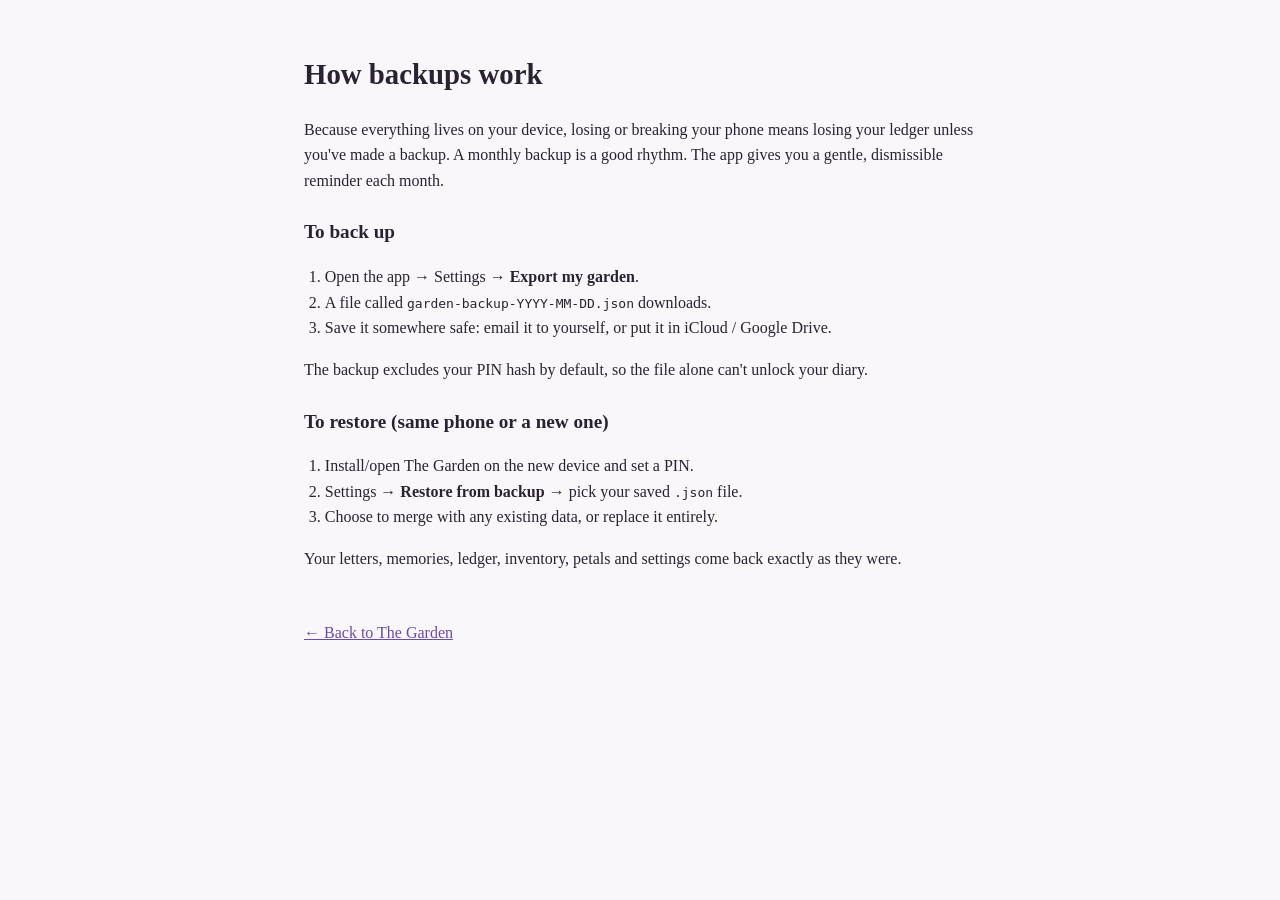
<file: docs/how-export-works.html>
<!DOCTYPE html>
<html lang="en-AU">
<head>
<meta charset="UTF-8">
<meta name="viewport" content="width=device-width, initial-scale=1.0, viewport-fit=cover">
<title>The Garden — How backups work</title>
<style>
  body { font-family: Georgia, serif; max-width: 42rem; margin: 0 auto; padding: 2rem 1.2rem 4rem; line-height: 1.6; color: #2a2230; background: #faf7fb; }
  h1 { font-size: 1.8rem; } h2 { font-size: 1.2rem; margin-top: 1.5rem; }
  ol { padding-left: 1.3rem; } a { color: #6a4ba6; } .back { display:inline-block; margin-top:2rem; }
</style>
</head>
<body>
  <h1>How backups work</h1>
  <p>Because everything lives on your device, losing or breaking your phone means losing your ledger unless you've made a backup. A monthly backup is a good rhythm. The app gives you a gentle, dismissible reminder each month.</p>

  <h2>To back up</h2>
  <ol>
    <li>Open the app → Settings → <strong>Export my garden</strong>.</li>
    <li>A file called <code>garden-backup-YYYY-MM-DD.json</code> downloads.</li>
    <li>Save it somewhere safe: email it to yourself, or put it in iCloud / Google Drive.</li>
  </ol>
  <p>The backup excludes your PIN hash by default, so the file alone can't unlock your diary.</p>

  <h2>To restore (same phone or a new one)</h2>
  <ol>
    <li>Install/open The Garden on the new device and set a PIN.</li>
    <li>Settings → <strong>Restore from backup</strong> → pick your saved <code>.json</code> file.</li>
    <li>Choose to merge with any existing data, or replace it entirely.</li>
  </ol>
  <p>Your letters, memories, ledger, inventory, petals and settings come back exactly as they were.</p>

  <p class="back"><a href="../index.html">← Back to The Garden</a></p>
</body>
</html>
</file>
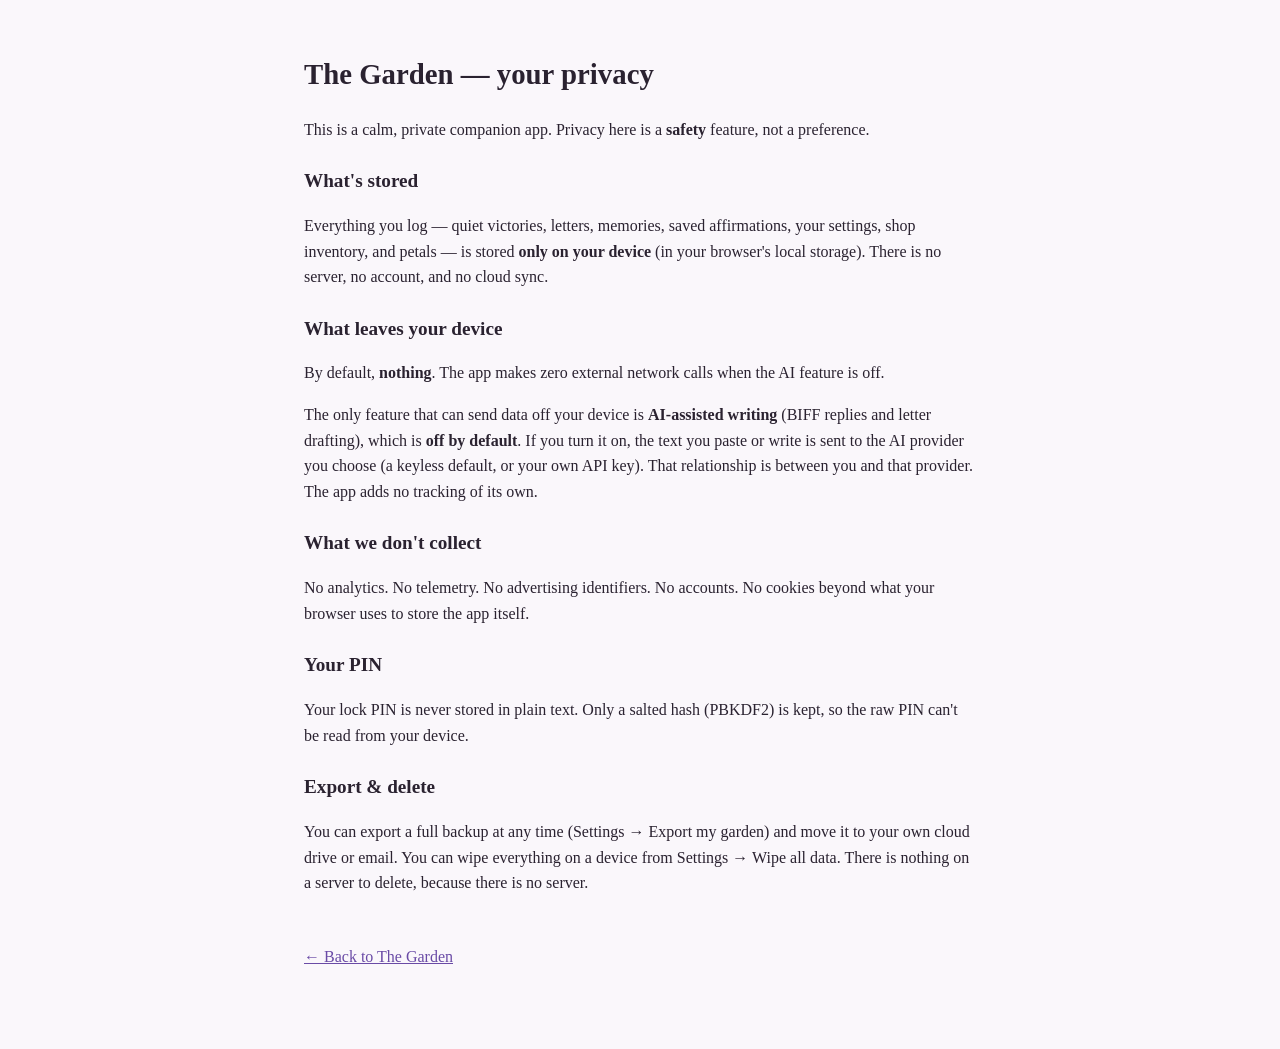
<file: docs/privacy.html>
<!DOCTYPE html>
<html lang="en-AU">
<head>
<meta charset="UTF-8">
<meta name="viewport" content="width=device-width, initial-scale=1.0, viewport-fit=cover">
<title>The Garden — Privacy</title>
<style>
  body { font-family: Georgia, serif; max-width: 42rem; margin: 0 auto; padding: 2rem 1.2rem 4rem; line-height: 1.6; color: #2a2230; background: #faf7fb; }
  h1 { font-size: 1.8rem; } h2 { font-size: 1.2rem; margin-top: 1.5rem; }
  a { color: #6a4ba6; } .back { display:inline-block; margin-top:2rem; }
</style>
</head>
<body>
  <h1>The Garden — your privacy</h1>
  <p>This is a calm, private companion app. Privacy here is a <strong>safety</strong> feature, not a preference.</p>

  <h2>What's stored</h2>
  <p>Everything you log — quiet victories, letters, memories, saved affirmations, your settings, shop inventory, and petals — is stored <strong>only on your device</strong> (in your browser's local storage). There is no server, no account, and no cloud sync.</p>

  <h2>What leaves your device</h2>
  <p>By default, <strong>nothing</strong>. The app makes zero external network calls when the AI feature is off.</p>
  <p>The only feature that can send data off your device is <strong>AI-assisted writing</strong> (BIFF replies and letter drafting), which is <strong>off by default</strong>. If you turn it on, the text you paste or write is sent to the AI provider you choose (a keyless default, or your own API key). That relationship is between you and that provider. The app adds no tracking of its own.</p>

  <h2>What we don't collect</h2>
  <p>No analytics. No telemetry. No advertising identifiers. No accounts. No cookies beyond what your browser uses to store the app itself.</p>

  <h2>Your PIN</h2>
  <p>Your lock PIN is never stored in plain text. Only a salted hash (PBKDF2) is kept, so the raw PIN can't be read from your device.</p>

  <h2>Export &amp; delete</h2>
  <p>You can export a full backup at any time (Settings → Export my garden) and move it to your own cloud drive or email. You can wipe everything on a device from Settings → Wipe all data. There is nothing on a server to delete, because there is no server.</p>

  <p class="back"><a href="../index.html">← Back to The Garden</a></p>
</body>
</html>
</file>
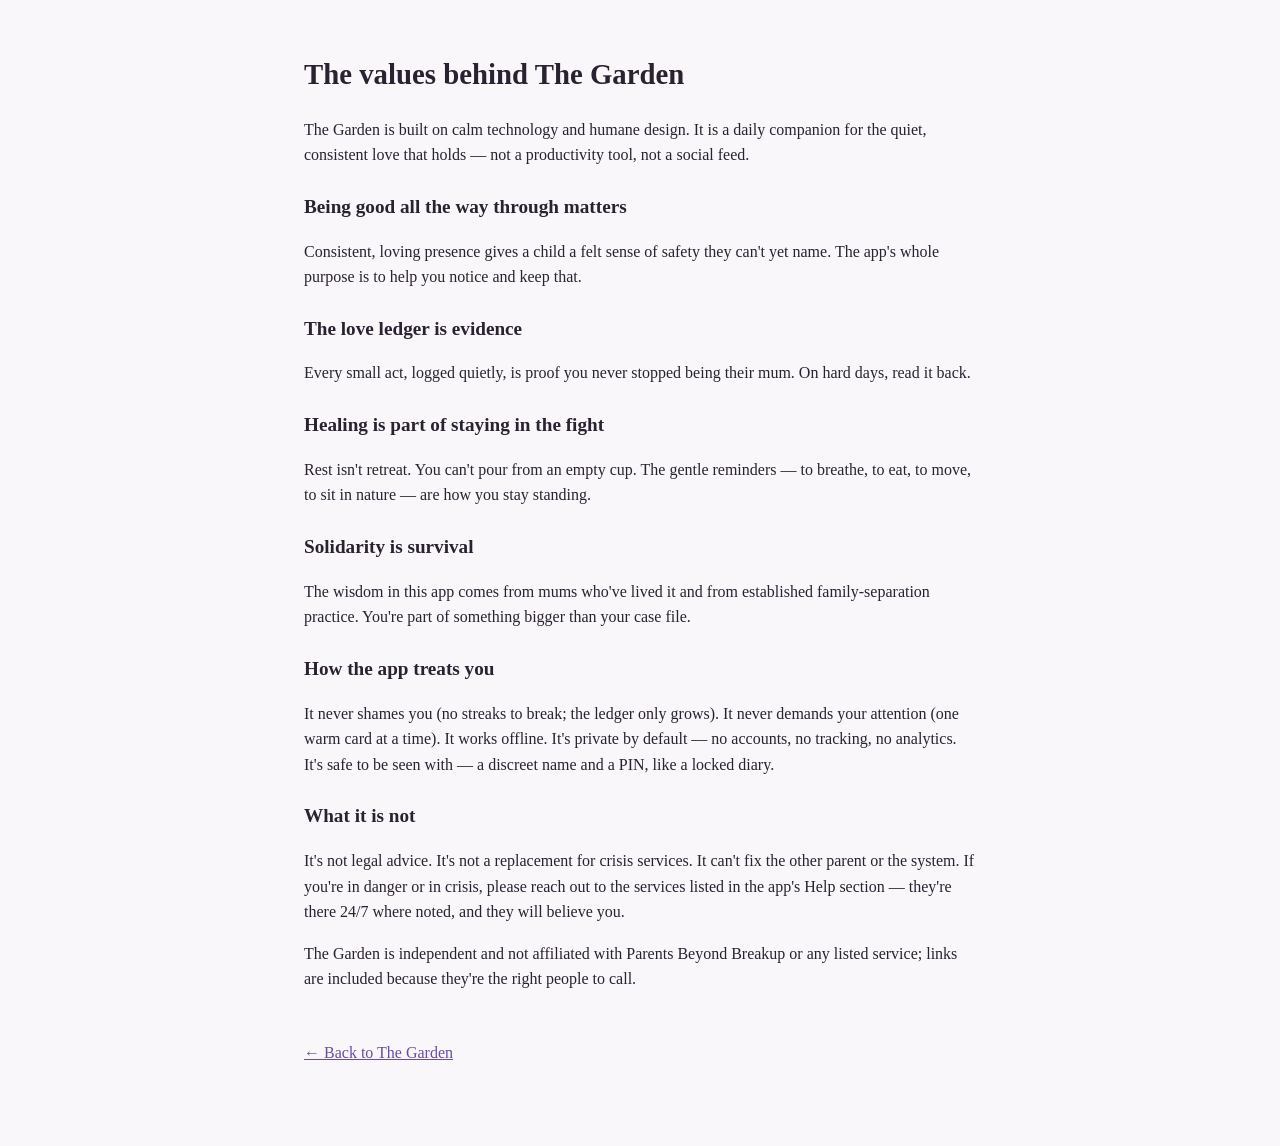
<file: docs/values.html>
<!DOCTYPE html>
<html lang="en-AU">
<head>
<meta charset="UTF-8">
<meta name="viewport" content="width=device-width, initial-scale=1.0, viewport-fit=cover">
<title>The Garden — Values</title>
<style>
  body { font-family: Georgia, serif; max-width: 42rem; margin: 0 auto; padding: 2rem 1.2rem 4rem; line-height: 1.6; color: #2a2230; background: #faf7fb; }
  h1 { font-size: 1.8rem; } h2 { font-size: 1.2rem; margin-top: 1.5rem; }
  a { color: #6a4ba6; } .back { display:inline-block; margin-top:2rem; }
</style>
</head>
<body>
  <h1>The values behind The Garden</h1>

  <p>The Garden is built on calm technology and humane design. It is a daily companion for the quiet, consistent love that holds — not a productivity tool, not a social feed.</p>

  <h2>Being good all the way through matters</h2>
  <p>Consistent, loving presence gives a child a felt sense of safety they can't yet name. The app's whole purpose is to help you notice and keep that.</p>

  <h2>The love ledger is evidence</h2>
  <p>Every small act, logged quietly, is proof you never stopped being their mum. On hard days, read it back.</p>

  <h2>Healing is part of staying in the fight</h2>
  <p>Rest isn't retreat. You can't pour from an empty cup. The gentle reminders — to breathe, to eat, to move, to sit in nature — are how you stay standing.</p>

  <h2>Solidarity is survival</h2>
  <p>The wisdom in this app comes from mums who've lived it and from established family-separation practice. You're part of something bigger than your case file.</p>

  <h2>How the app treats you</h2>
  <p>It never shames you (no streaks to break; the ledger only grows). It never demands your attention (one warm card at a time). It works offline. It's private by default — no accounts, no tracking, no analytics. It's safe to be seen with — a discreet name and a PIN, like a locked diary.</p>

  <h2>What it is not</h2>
  <p>It's not legal advice. It's not a replacement for crisis services. It can't fix the other parent or the system. If you're in danger or in crisis, please reach out to the services listed in the app's Help section — they're there 24/7 where noted, and they will believe you.</p>

  <p>The Garden is independent and not affiliated with Parents Beyond Breakup or any listed service; links are included because they're the right people to call.</p>

  <p class="back"><a href="../index.html">← Back to The Garden</a></p>
</body>
</html>
</file>
<file: css/tokens.css>
/* The Garden — design tokens. Palettes, light/dark, motion, safe areas.
   Palettes are contrast-verified (see plan §12.2). New palettes ship via the shop. */

:root {
  --font-serif: "Cormorant Garamond", Georgia, "Times New Roman", serif;
  --font-ui: "Outfit", system-ui, -apple-system, "Segoe UI", Roboto, sans-serif;

  --ease-calm: cubic-bezier(0.22, 1, 0.36, 1);
  --dur-flip: 500ms;
  --dur-open: 700ms;
  --dur-fade: 250ms;
  --radius: 1.25rem;
  --radius-sm: 0.75rem;
  --tap: 44px;
  --maxw: 720px;

  --safe-bottom: env(safe-area-inset-bottom, 0px);
  --safe-top: env(safe-area-inset-top, 0px);

  --petal: #e8d4a8;
}

/* Default palette: Dusk Plum (dark) */
:root,
[data-palette="dusk-plum"] {
  --bg: #160f1f;
  --bg-elev: #1f1630;
  --bg-cell: #281c3d;
  --accent: #c9a7ff;
  --accent-soft: #a987e0;
  --accent-glow: rgba(201, 167, 255, 0.30);
  --rose: #e8b4b8;
  --gold: #e8d4a8;
  --text: #f3eefc;
  --text-muted: #b6a8cf;
  --border: rgba(201, 167, 255, 0.22);
  --success: #c8e6a0;
  --shadow: 0 24px 80px rgba(0, 0, 0, 0.45);
}
[data-palette="dusk-plum"][data-theme="light"] {
  --bg: #f6f1fb;
  --bg-elev: #ffffff;
  --bg-cell: #efe6fb;
  --accent: #6a4ba6;
  --accent-soft: #8a6dc0;
  --accent-glow: rgba(106, 75, 166, 0.22);
  --rose: #b5606a;
  --gold: #9a7a3a;
  --text: #2a1f3d;
  --text-muted: #5f5379;
  --border: rgba(106, 75, 166, 0.20);
  --shadow: 0 18px 60px rgba(80, 60, 120, 0.18);
}

[data-palette="forest-teal"] {
  --bg: #141f1c;
  --bg-elev: #1c2a26;
  --bg-cell: #243530;
  --accent: #a8d4c4;
  --accent-soft: #7fbfa8;
  --accent-glow: rgba(168, 212, 196, 0.35);
  --rose: #e8b4b8;
  --gold: #e8d4a8;
  --text: #f0f7f4;
  --text-muted: #a8bdb4;
  --border: rgba(168, 212, 196, 0.2);
  --success: #c8e6a0;
  --shadow: 0 24px 80px rgba(0, 0, 0, 0.4);
}
[data-palette="forest-teal"][data-theme="light"] {
  --bg: #eef5f1;
  --bg-elev: #ffffff;
  --bg-cell: #e0ece6;
  --accent: #2f6a55;
  --accent-soft: #4a8a72;
  --accent-glow: rgba(47, 106, 85, 0.22);
  --rose: #b5606a;
  --gold: #9a7a3a;
  --text: #1c2a26;
  --text-muted: #4d6359;
  --border: rgba(47, 106, 85, 0.2);
  --shadow: 0 18px 60px rgba(20, 40, 35, 0.18);
}

[data-palette="morning-mist"] {
  --bg: #f7f1f3;
  --bg-elev: #fffafc;
  --bg-cell: #f1e6ec;
  --accent: #b5606a;
  --accent-soft: #cf8088;
  --accent-glow: rgba(181, 96, 106, 0.20);
  --rose: #d98a9a;
  --gold: #c79a55;
  --text: #3a2a30;
  --text-muted: #7a5f68;
  --border: rgba(181, 96, 106, 0.20);
  --success: #6a9a7a;
  --shadow: 0 18px 60px rgba(120, 80, 95, 0.16);
}
[data-palette="morning-mist"][data-theme="dark"] {
  --bg: #2a1f24;
  --bg-elev: #362a30;
  --bg-cell: #43353c;
  --accent: #e0a8b0;
  --accent-soft: #c98a93;
  --accent-glow: rgba(224, 168, 176, 0.28);
  --rose: #e8b4b8;
  --gold: #e8d4a8;
  --text: #f6eef0;
  --text-muted: #c9b0b8;
  --border: rgba(224, 168, 176, 0.22);
  --shadow: 0 24px 80px rgba(0, 0, 0, 0.4);
}

[data-palette="lantern-gold"] {
  --bg: #1c160e;
  --bg-elev: #2a2114;
  --bg-cell: #382c1a;
  --accent: #f0c870;
  --accent-soft: #d9a94a;
  --accent-glow: rgba(240, 200, 112, 0.32);
  --rose: #e8b4b8;
  --gold: #f0c870;
  --text: #fbf2dc;
  --text-muted: #c9b890;
  --border: rgba(240, 200, 112, 0.22);
  --success: #c8e6a0;
  --shadow: 0 24px 80px rgba(0, 0, 0, 0.45);
}
[data-palette="lantern-gold"][data-theme="light"] {
  --bg: #fbf4e2;
  --bg-elev: #fffdf3;
  --bg-cell: #f3e8c8;
  --accent: #8a6a2a;
  --accent-soft: #a98840;
  --accent-glow: rgba(138, 106, 42, 0.22);
  --rose: #b5606a;
  --gold: #8a6a2a;
  --text: #2a2114;
  --text-muted: #6a5a3a;
  --border: rgba(138, 106, 42, 0.2);
  --shadow: 0 18px 60px rgba(80, 60, 20, 0.16);
}

/* Neutral stealth palette (splash / OS) */
:root {
  --stealth-bg: #e9e9ec;
  --stealth-fg: #3a3a40;
}

@media (prefers-reduced-motion: reduce) {
  :root {
    --dur-flip: 1ms;
    --dur-open: 1ms;
    --dur-fade: 1ms;
  }
}
</file>
<file: css/base.css>
/* The Garden — base reset, typography, layout, header, buttons, footer, screens */

* { box-sizing: border-box; margin: 0; padding: 0; }

html { -webkit-text-size-adjust: 100%; text-size-adjust: 100%; }

body {
  font-family: var(--font-ui);
  background: var(--bg);
  color: var(--text);
  min-height: 100dvh;
  line-height: 1.5;
  font-size: 1rem;
  overflow-x: hidden;
  -webkit-tap-highlight-color: transparent;
}

/* Ambient background drift (stilled under reduced-motion) — two layers
   breathing at different rates so the glow feels alive, not looping. */
.bg-glow {
  position: fixed; inset: 0; pointer-events: none; z-index: 0;
  background:
    radial-gradient(ellipse 70% 50% at 15% -5%, var(--accent-glow), transparent),
    radial-gradient(ellipse 55% 40% at 85% 15%, var(--accent-glow), transparent),
    radial-gradient(ellipse 50% 35% at 50% 100%, var(--accent-glow), transparent);
  animation: drift 30s ease-in-out infinite alternate;
}
.bg-glow::after {
  content: ""; position: absolute; inset: 0;
  background:
    radial-gradient(ellipse 40% 30% at 75% 80%, var(--accent-glow), transparent),
    radial-gradient(ellipse 35% 25% at 20% 60%, var(--accent-glow), transparent);
  animation: drift2 42s ease-in-out infinite alternate-reverse;
  opacity: 0.7;
}
@keyframes drift {
  0% { transform: translate3d(0,0,0) scale(1); }
  100% { transform: translate3d(0,-2%,0) scale(1.05); }
}
@keyframes drift2 {
  0% { transform: translate3d(0,0,0) scale(1.02); }
  100% { transform: translate3d(2%,1%,0) scale(1.08); }
}
@media (prefers-reduced-motion: reduce) { .bg-glow, .bg-glow::after { animation: none; } }

h1, h2, h3, .serif { font-family: var(--font-serif); font-weight: 600; line-height: 1.2; }

button, input, textarea, select { font: inherit; color: inherit; }

button {
  font-family: var(--font-ui); font-weight: 500; cursor: pointer;
  border: 1px solid var(--border); background: var(--bg-elev); color: var(--text);
  padding: 0.7rem 1.2rem; border-radius: 999px; min-height: var(--tap);
  touch-action: manipulation; transition: transform .2s var(--ease-calm), background .2s, border-color .2s;
}
button:hover { border-color: var(--accent-soft); }
button:active { transform: translateY(1px); }
button:focus-visible, a:focus-visible, textarea:focus-visible, input:focus-visible {
  outline: 2px solid var(--accent);
  outline-offset: 2px;
}
button.primary {
  background: linear-gradient(135deg, var(--accent-soft), var(--accent));
  border-color: transparent; color: var(--bg);
}
button.ghost { background: transparent; }
button:disabled { opacity: 0.5; cursor: not-allowed; }

a { color: var(--accent); }

textarea, input[type="text"], input[type="password"], input[type="tel"], input[type="number"], select {
  width: 100%; background: var(--bg-cell); border: 1px solid var(--border);
  border-radius: var(--radius-sm); padding: 0.75rem 0.9rem; color: var(--text);
  min-height: var(--tap); touch-action: manipulation;
}
textarea { line-height: 1.5; resize: vertical; }

.screen { display: none; position: relative; z-index: 1; }
.screen.active { display: block; animation: fadeIn var(--dur-fade) var(--ease-calm); }
@keyframes fadeIn { from { opacity: 0; } to { opacity: 1; } }

.shell {
  max-width: var(--maxw); margin: 0 auto;
  padding: calc(var(--safe-top) + 1rem) 1.4rem calc(var(--safe-bottom) + 7.5rem);
  position: relative; z-index: 1;
}

/* Header */
.app-header {
  position: sticky; top: 0; z-index: 5;
  display: flex; align-items: center; gap: 0.5rem;
  padding: calc(var(--safe-top) + 0.4rem) 1.4rem 0.4rem;
  background: linear-gradient(var(--bg) 60%, transparent);
  max-width: var(--maxw); margin: 0 auto;
}
.app-header .brand { font-family: var(--font-serif); font-size: 1.15rem; flex: 1; }
.app-header .icon-btn {
  min-width: var(--tap); min-height: var(--tap); border-radius: 50%;
  display: inline-flex; align-items: center; justify-content: center;
  background: transparent; border: 1px solid transparent; font-size: 1.2rem;
}
.app-header .petals {
  display: inline-flex; align-items: center; gap: 0.3rem;
  font-size: 0.9rem; color: var(--gold); font-weight: 500;
}

/* Crisis footer — persistent, never dismissible.
   Constrained to the app column so it never spans the desktop margins.
   Solid bar (not a fade) so scrolling content is hidden cleanly behind it
   instead of appearing half-clipped. */
.crisis-footer {
  position: fixed; left: 0; right: 0; bottom: 0; z-index: 20;
  max-width: var(--maxw); margin: 0 auto;
  padding: 0.7rem 1.4rem calc(var(--safe-bottom) + 0.6rem);
  background: var(--bg-elev);
  border-top: 1px solid var(--border);
}
.crisis-footer button {
  width: 100%; background: linear-gradient(135deg, var(--rose), var(--accent-soft));
  color: #1a1018; border: none; font-weight: 600; border-radius: 999px;
  min-height: var(--tap); box-shadow: var(--shadow);
}

/* Modal */
.modal {
  position: fixed; inset: 0; z-index: 40; display: none;
  background: rgba(10,8,16,0.55); backdrop-filter: blur(2px);
  align-items: center; justify-content: center; padding: 1rem;
}
.modal.open { display: flex; animation: fadeIn var(--dur-fade) var(--ease-calm); }
.modal .sheet {
  background: var(--bg-elev); border: 1px solid var(--border); border-radius: var(--radius);
  max-width: 32rem; width: 100%; max-height: 85dvh; overflow: auto;
  padding: 1.25rem; box-shadow: var(--shadow);
}
.modal h2 { margin-bottom: 0.5rem; }
.modal .close { float: right; }

/* Menu */
.menu-list { list-style: none; display: grid; gap: 0.4rem; margin-top: 0.5rem; }
.menu-list button {
  width: 100%; text-align: left; background: var(--bg-cell); border: 1px solid var(--border);
  display: flex; align-items: center; gap: 0.6rem; padding: 0.8rem 1rem;
}

/* Lists (ledger, browse, shop) */
.list { display: grid; gap: 0.6rem; }
.list .item {
  background: var(--bg-elev); border: 1px solid var(--border); border-radius: var(--radius-sm);
  padding: 0.9rem 1rem;
}
.list .item .meta { color: var(--text-muted); font-size: 0.8rem; margin-top: 0.2rem; }
.empty { color: var(--text-muted); font-style: italic; padding: 2rem 0; text-align: center; }

.tag { font-size: 0.7rem; color: var(--accent); border: 1px solid var(--border);
  border-radius: 999px; padding: 0.15rem 0.6rem; display: inline-block; }

.section-title { font-size: 1.6rem; margin: 0.5rem 0 0.8rem; }
.muted { color: var(--text-muted); }
.row { display: flex; gap: 0.6rem; flex-wrap: wrap; align-items: center; }
.row > * { flex: 1; }
.spacer { height: 1rem; }

/* Settings — clear section rhythm, breathable rows, no edge crowding. */
#settingsList { padding-top: 0.4rem; }
#settingsList h2.section-title { margin: 0 0 0.4rem; }
#settingsList h3.serif {
  font-size: 1.1rem; color: var(--accent);
  margin: 1.8rem 0 0.7rem;
}
#settingsList h3.serif:first-of-type { margin-top: 0.2rem; }
#settingsList .muted { font-size: 0.88rem; line-height: 1.5; margin: 0 0 0.8rem; }
#settingsList .tag-row { justify-content: flex-start; }
#settingsList input[type="text"],
#settingsList input[type="password"],
#settingsList input[type="time"],
#settingsList select { width: 100%; }

/* Daily-anchor rows: label on its own line, controls below — tappable, not crowded. */
.anchor-row {
  display: grid;
  grid-template-columns: 1fr auto auto;
  gap: 0.5rem 0.6rem;
  align-items: center;
  padding: 0.5rem 0;
}
.anchor-row label {
  grid-column: 1 / -1;
  display: flex; align-items: center; gap: 0.5rem;
  font-size: 0.95rem;
}
.anchor-row input[type="time"],
.anchor-row select { min-height: var(--tap); }

/* Laptop / desktop — present as a calm, centered companion column.
   The app keeps its intimate mobile scale (plan §12.2); the wide dark
   margins become deliberate framing instead of empty space. */
@media (min-width: 720px) {
  body { font-size: 1.02rem; }
}

@media (min-width: 900px) {
  :root { --maxw: 560px; }
  body::before {
    content: ""; position: fixed; top: 0; bottom: 0; left: 0; right: 0;
    z-index: 1; pointer-events: none;
    max-width: var(--maxw); margin: 0 auto;
    background: var(--bg-elev);
    border-left: 1px solid var(--border);
    border-right: 1px solid var(--border);
    box-shadow: 0 0 80px rgba(0, 0, 0, 0.45);
  }
  /* The ambient glow stays alive in the side margins, not inside the column. */
  .bg-glow { z-index: 0; }
  .app-header {
    border-bottom: 1px solid var(--border);
    background: linear-gradient(var(--bg-elev) 70%, transparent);
  }
}

/* About / onboarding — a calm vertical scroll of soft, hue-tinted flip cards.
   Each card shows only its icon + heading on the front; tap to flip and read. */
#aboutList { display: grid; gap: 1.1rem; }
.about-card {
  position: relative; overflow: hidden;
  background:
    linear-gradient(160deg,
      hsla(var(--card-hue, 260), 45%, 30%, 0.55),
      hsla(var(--card-hue, 260), 35%, 18%, 0.85) 70%,
      var(--bg-elev));
  border: 1px solid hsla(var(--card-hue, 260), 50%, 60%, 0.35);
  border-radius: var(--radius); box-shadow: var(--shadow);
  min-height: 11rem; perspective: 1200px;
  animation: aboutBreathe 7s ease-in-out infinite alternate;
  cursor: pointer;
}
@keyframes aboutBreathe {
  0% { transform: scale(1); box-shadow: var(--shadow), 0 0 0 1px hsla(var(--card-hue, 260), 50%, 60%, 0.15); }
  100% { transform: scale(1.012); box-shadow: var(--shadow), 0 0 24px hsla(var(--card-hue, 260), 55%, 60%, 0.22); }
}
@media (prefers-reduced-motion: reduce) { .about-card { animation: none; } }

.about-card-inner {
  position: relative; width: 100%; min-height: 10rem;
  transform-style: preserve-3d; transition: transform var(--dur-flip) var(--ease-calm);
}
.about-card.flipped .about-card-inner { transform: rotateY(180deg); }

.about-card-face {
  position: absolute; inset: 0; backface-visibility: hidden;
  -webkit-backface-visibility: hidden;
  padding: 1.8rem 1.6rem; display: grid; gap: 0.9rem; text-align: left;
}
.about-card-front { place-content: center; text-align: center; }
.about-card-back { transform: rotateY(180deg); }

.about-icon {
  font-size: 2.6rem; line-height: 1; margin-bottom: 0.3rem;
  filter: drop-shadow(0 2px 10px hsla(var(--card-hue, 260), 60%, 65%, 0.5));
  animation: iconFloat 5s ease-in-out infinite alternate;
}
@keyframes iconFloat {
  0% { transform: translateY(0); }
  100% { transform: translateY(-5px); }
}
@media (prefers-reduced-motion: reduce) { .about-icon { animation: none; } }

.about-card h3 { font-size: 1.5rem; line-height: 1.25; color: hsl(var(--card-hue, 260), 55%, 88%); }
.about-card-front h3::after {
  content: ""; display: block; width: 2.4rem; height: 2px; margin: 0.7rem auto 0;
  background: hsl(var(--card-hue, 260), 60%, 70%); border-radius: 2px; opacity: 0.9;
}
.about-flip-hint {
  font-size: 0.78rem; color: hsla(var(--card-hue, 260), 45%, 80%, 0.7);
  letter-spacing: 0.08em; text-transform: lowercase; margin-top: 0.4rem;
  animation: hintPulse 3s ease-in-out infinite;
}
@keyframes hintPulse {
  0%, 100% { opacity: 0.45; }
  50% { opacity: 0.85; }
}
@media (prefers-reduced-motion: reduce) { .about-flip-hint { animation: none; } }

.about-card .about-body { color: var(--text); font-size: 1.02rem; line-height: 1.7; }
.about-card .about-list { list-style: none; display: grid; gap: 0.7rem; }
.about-card .about-list li {
  color: var(--text); font-size: 0.98rem; line-height: 1.55;
  padding-left: 1.1rem; position: relative;
}
.about-card .about-list li::before {
  content: "·"; position: absolute; left: 0.2rem; top: -0.15rem;
  color: hsl(var(--card-hue, 260), 60%, 70%); font-size: 1.5rem; line-height: 1;
}
.about-card .about-after { color: var(--text-muted); font-size: 0.9rem; line-height: 1.55; }
.about-card .about-close { font-family: var(--font-serif); font-size: 1.35rem; color: var(--accent); line-height: 1.3; margin-top: 0.3rem; }
.about-actions { display: flex; justify-content: flex-start; margin-top: 0.5rem; }
.about-actions button { min-width: var(--tap); padding: 0.6rem 1.6rem; }

/* Floating petals on the About screen — gentle upward drift, never on reduced-motion. */
.about-petal {
  position: fixed; z-index: 24; pointer-events: none; font-size: 1.1rem;
  opacity: 0; animation: petalDrift 14s linear forwards;
}
@keyframes petalDrift {
  0% { opacity: 0; transform: translateY(0) rotate(0deg); }
  10% { opacity: 0.7; }
  90% { opacity: 0.7; }
  100% { opacity: 0; transform: translateY(-110vh) rotate(220deg); }
}
@media (prefers-reduced-motion: reduce) { .about-petal { display: none; } }

/* Idle sparkles — gentle, occasional, never on reduced-motion. */
.sparkle {
  position: fixed; z-index: 25; pointer-events: none; width: 6px; height: 6px;
  border-radius: 50%;
  background: radial-gradient(circle, var(--gold), hsla(var(--card-hue, 45), 70%, 70%, 0.8) 40%, transparent 72%);
  box-shadow: 0 0 8px var(--gold);
  animation: sparkle 2.6s var(--ease-calm) forwards;
}
@keyframes sparkle {
  0% { opacity: 0; transform: scale(0.25); }
  20% { opacity: 0.95; transform: scale(1); }
  100% { opacity: 0; transform: scale(0.5) translateY(-26px); }
}
@media (prefers-reduced-motion: reduce) { .sparkle { display: none; } }

/* Tap bloom — soft petals/sparkles drift out from a tap on calm space.
   One shared keyframe; --dx/--dy/--rot set inline per element so each
   drifts in a different direction. Never on reduced-motion. */
.tap-bloom {
  position: fixed; z-index: 30; pointer-events: none;
  opacity: 0; will-change: transform, opacity;
  animation: tapBloom 1.2s var(--ease-calm) forwards;
}
@keyframes tapBloom {
  0%   { opacity: 0; transform: translate(-50%, -50%) scale(0.4) rotate(0deg); }
  20%  { opacity: 0.85; transform: translate(-50%, -50%) scale(1) rotate(calc(var(--rot, 0deg) * 0.3)); }
  100% { opacity: 0; transform: translate(calc(-50% + var(--dx, 0px)), calc(-50% + var(--dy, 0px))) scale(0.85) rotate(var(--rot, 0deg)); }
}
@media (prefers-reduced-motion: reduce) { .tap-bloom { display: none; } }
</file>
<file: css/deck.css>
/* The Garden — deck, flip cards, swipe, breathe, petal sparkle */

#deck { display: grid; gap: 1rem; }
#cardHolder { display: grid; gap: 0.35rem; }

.card {
  position: relative; background: var(--bg-elev); border: 1px solid var(--border);
  border-radius: var(--radius); box-shadow: var(--shadow);
  display: block; padding: 1.5rem;
  perspective: 1200px; overflow: hidden;
  animation: breathe 6s ease-in-out infinite alternate;
}
@keyframes breathe {
  0% { transform: scale(1); }
  100% { transform: scale(1.008); }
}
@media (prefers-reduced-motion: reduce) { .card { animation: none; } }

.card-inner {
  position: relative; width: 100%; min-height: 16rem;
  transform-style: preserve-3d; transition: transform var(--dur-flip) var(--ease-calm);
  display: grid; place-items: center;
}
.card.flipped .card-inner { transform: rotateY(180deg); }

.card-face {
  position: absolute; inset: 0; display: grid; place-items: center; text-align: center;
  backface-visibility: hidden; -webkit-backface-visibility: hidden;
  padding: 1rem; gap: 0.6rem;
}
.card-back { transform: rotateY(180deg); }

.card .face-title { font-family: var(--font-serif); font-size: 1.7rem; line-height: 1.25; }
.card .face-sub { color: var(--text-muted); font-size: 0.95rem; }
.card .face-body { font-size: 1.05rem; line-height: 1.5; max-width: 30rem; }
.card .mode-pill {
  position: absolute; top: 0.8rem; left: 0.8rem; font-size: 0.7rem; letter-spacing: 0.1em;
  text-transform: uppercase; color: var(--accent); border: 1px solid var(--border);
  border-radius: 999px; padding: 0.2rem 0.7rem; background: var(--bg);
}

.card-actions { display: flex; gap: 0.6rem; flex-wrap: wrap; justify-content: center; margin-top: 0.4rem; }
.card-actions button { min-width: var(--tap); }

/* Swipe hint / snooze */
.card .swipe-hint { position: absolute; bottom: 0.6rem; left: 0; right: 0; text-align: center;
  font-size: 0.75rem; color: var(--text-muted); }
.card.swiping { transition: none; }
.card.gone { animation: gone var(--dur-fade) var(--ease-calm) forwards; }
@keyframes gone { to { opacity: 0; transform: translateX(-110%); } }

/* Peek cards — faded, scaled-down hints of what's waiting below the
   current card. Non-interactive: pointer-events disabled, removed from
   tab order, hidden from AT. They invite a gentle scroll, not a tap. */
.card.peek {
  transform: scale(0.94);
  transform-origin: top center;
  opacity: 0.5;
  box-shadow: none;
  margin-top: 0.35rem;
  pointer-events: none;
  animation: none;
}
.card.peek + .card.peek {
  opacity: 0.32;
  margin-top: 0.35rem;
  transform: scale(0.86);
}
.card.peek .card-inner { min-height: 5rem; }
.card.peek + .card.peek .card-inner { min-height: 3.5rem; }
.card.peek .swipe-hint,
.card.peek .mode-pill { display: none; }
@media (prefers-reduced-motion: reduce) {
  .card.peek { transform: none; margin-top: 0.35rem; }
  .card.peek + .card.peek { transform: none; margin-top: 0.35rem; }
}

/* Deck controls (bottom-anchored, thumb zone) */
.deck-controls {
  position: sticky; bottom: calc(var(--safe-bottom) + 4.5rem); z-index: 4;
  display: flex; gap: 0.5rem; justify-content: center; margin-top: 0.5rem;
}
.deck-controls button {
  background: var(--bg-elev); border: 1px solid var(--border); border-radius: 999px;
  min-height: var(--tap); padding: 0.5rem 1rem; box-shadow: var(--shadow);
}

/* Petal sparkle — single soft bloom */
.petal-bloom {
  position: fixed; z-index: 60; pointer-events: none; font-size: 1.4rem;
  color: var(--gold); animation: bloom 900ms var(--ease-calm) forwards;
}
@keyframes bloom {
  0% { opacity: 0; transform: scale(0.6) translateY(0); }
  30% { opacity: 1; transform: scale(1.1) translateY(-10px); }
  100% { opacity: 0; transform: scale(1) translateY(-44px); }
}

/* Breath engine */
.breath-orb {
  width: 160px; height: 160px; border-radius: 50%;
  background: radial-gradient(circle at 40% 40%, var(--accent), var(--accent-soft));
  opacity: 0.85; margin: 0 auto; animation: breatheOrb 8s ease-in-out infinite;
}
@keyframes breatheOrb {
  0%, 100% { transform: scale(0.75); opacity: 0.6; }
  50% { transform: scale(1.15); opacity: 0.9; }
}
.breath-label { font-family: var(--font-serif); font-size: 1.3rem; color: var(--text-muted); }
@media (prefers-reduced-motion: reduce) { .breath-orb { animation: none; transform: scale(1); } }

/* Quick-tap presets */
.presets { display: grid; gap: 0.4rem; }
.preset {
  text-align: left; background: var(--bg-cell); border: 1px solid var(--border);
  border-radius: var(--radius-sm); padding: 0.7rem 0.9rem; min-height: var(--tap);
}

/* Small pleasure image */
.pleasure-img { width: 100%; max-width: 16rem; height: auto; opacity: 0.96; }

/* Tags row */
.tag-row { display: flex; gap: 0.4rem; flex-wrap: wrap; justify-content: center; }
.tag-row button { padding: 0.4rem 0.9rem; font-size: 0.85rem; }
.tag-row button.selected { background: var(--accent); color: var(--bg); border-color: transparent; }
</file>
<file: css/diary.css>
/* The Garden — stealth splash, diary cover, PIN pad, diary-open animation */

#splash, #diary-cover, #pin-pad { position: fixed; inset: 0; z-index: 30; display: none; place-items: center; }
#splash { background: var(--stealth-bg); color: var(--stealth-fg); }
#splash .wordmark { font-family: var(--font-ui); font-weight: 500; letter-spacing: 0.3em; font-size: 1.4rem; }
#splash.active, #diary-cover.active, #pin-pad.active { display: grid; }
#splash.active { animation: fadeIn var(--dur-fade) var(--ease-calm); }

#diary-cover {
  background: linear-gradient(160deg, var(--bg), var(--bg-elev));
  display: none; padding: 1.5rem; text-align: center;
}
#diary-cover.active { display: grid; animation: fadeIn var(--dur-fade) var(--ease-calm); }
.cover-frame {
  border: 1px solid var(--border); border-radius: var(--radius);
  padding: 2.5rem 1.5rem; max-width: 22rem; width: 100%;
  box-shadow: var(--shadow); background: var(--bg-elev);
  position: relative; overflow: hidden;
}
.cover-frame::before {
  content: ""; position: absolute; inset: 0; pointer-events: none;
  background: radial-gradient(ellipse 60% 40% at 50% 0%, var(--accent-glow), transparent);
}
.cover-title { font-family: var(--font-serif); font-size: 2.4rem; margin-bottom: 0.3rem;
  background: linear-gradient(135deg, var(--text), var(--accent) 60%, var(--rose));
  -webkit-background-clip: text; background-clip: text; -webkit-text-fill-color: transparent; }
.cover-sub { color: var(--text-muted); font-size: 0.95rem; margin-bottom: 1.4rem; }
.cover-keyhole { font-size: 2rem; color: var(--gold); margin: 0.5rem 0 1.2rem; }

#pin-pad { background: var(--bg); display: none; padding: 1.5rem; }
#pin-pad.active { display: grid; animation: slideUp var(--dur-fade) var(--ease-calm); }
@keyframes slideUp { from { opacity: 0; transform: translateY(20px); } to { opacity: 1; transform: translateY(0); } }
.pin-pad-inner { max-width: 20rem; width: 100%; text-align: center; }
.pin-dots { display: flex; gap: 0.7rem; justify-content: center; margin: 1rem 0 1.5rem; }
.pin-dots .dot {
  width: 14px; height: 14px; border-radius: 50%; border: 1.5px solid var(--accent);
  transition: background var(--dur-fade) var(--ease-calm), transform var(--dur-fade) var(--ease-calm);
}
.pin-dots .dot.filled { background: var(--accent); transform: scale(1.1); }
.pin-dots.shake { animation: shimmer 500ms var(--ease-calm); }
@keyframes shimmer { 0%,100% { transform: translateX(0); } 25% { transform: translateX(-6px); } 75% { transform: translateX(6px); } }
.pin-pad-grid { display: grid; grid-template-columns: repeat(3, 1fr); gap: 0.6rem; }
.pin-pad-grid button {
  min-height: 60px; font-size: 1.3rem; font-family: var(--font-serif);
  background: var(--bg-cell); border: 1px solid var(--border); border-radius: var(--radius-sm);
}
.pin-pad-grid button.fn { font-family: var(--font-ui); font-size: 0.85rem; }
.pin-msg { margin-top: 1rem; color: var(--text-muted); font-size: 0.9rem; min-height: 1.2em; }

/* Diary open animation */
.diary-opening #diary-cover { animation: pageTurn var(--dur-open) var(--ease-calm) forwards; }
@keyframes pageTurn {
  0% { transform: rotateY(0) scale(1); opacity: 1; }
  100% { transform: rotateY(-90deg) scale(0.96); opacity: 0; }
}
@media (prefers-reduced-motion: reduce) { .diary-opening #diary-cover { animation: none; opacity: 0; } }
</file>
<file: css/shop.css>
/* The Garden — shop, inventory, companion ambient, soundscape */

.shop-grid { display: grid; gap: 0.7rem; grid-template-columns: repeat(auto-fill, minmax(140px, 1fr)); }
.shop-card {
  background: var(--bg-elev); border: 1px solid var(--border); border-radius: var(--radius-sm);
  padding: 0.8rem; text-align: center; position: relative; display: grid; gap: 0.4rem;
}
.shop-card .new-ribbon {
  position: absolute; top: 0.4rem; right: 0.4rem; font-size: 0.6rem; letter-spacing: 0.08em;
  background: var(--rose); color: #1a1018; border-radius: 999px; padding: 0.1rem 0.5rem;
}
.shop-card.owned { border-color: var(--accent-soft); }
.shop-card.equipped { outline: 2px solid var(--accent); }
.shop-card img, .shop-card svg { width: 64px; height: 64px; margin: 0 auto; }
.shop-card .name { font-family: var(--font-serif); font-size: 1.05rem; }
.shop-card .cost { color: var(--gold); font-size: 0.85rem; }
.shop-card button { width: 100%; min-height: 40px; padding: 0.4rem; font-size: 0.85rem; }

/* Companion ambient */
.companion-stage { position: fixed; inset: 0; pointer-events: none; z-index: 3; overflow: hidden; }
.companion {
  position: absolute; width: 56px; height: 56px; pointer-events: auto;
  animation: wander 28s linear infinite;
  transition: transform 0.4s var(--ease-calm);
}
.companion:hover { transform: scale(1.1); }
.companion .bubble {
  position: absolute; bottom: 60px; left: 50%; transform: translateX(-50%);
  background: var(--bg-elev); border: 1px solid var(--border); border-radius: 0.8rem;
  padding: 0.4rem 0.7rem; font-size: 0.78rem; white-space: nowrap; box-shadow: var(--shadow);
  opacity: 0; transition: opacity 0.5s var(--ease-calm); max-width: 220px; white-space: normal;
  width: max-content; max-width: 200px; text-align: center;
}
.companion .bubble.show { opacity: 1; }
@keyframes wander {
  0% { left: -10%; top: 60%; }
  50% { left: 50%; top: 30%; }
  100% { left: 110%; top: 55%; }
}
@media (prefers-reduced-motion: reduce) { .companion { animation: none; left: 80%; top: 70%; } }

.soundscape-toggle { font-size: 1.1rem; }
</file>
<file: css/print.css>
/* The Garden — print (ledger / letters) */
@media print {
  .app-header, .crisis-footer, .deck-controls, .companion-stage, .bg-glow,
  .menu, .no-print { display: none !important; }
  body { background: #fff; color: #000; }
  .shell { max-width: 100%; padding: 1.5rem; }
  .list .item { break-inside: avoid; border-color: #999; }
  .screen { display: block !important; }
  .screen:not(.active) { display: none !important; }
}
</file>
